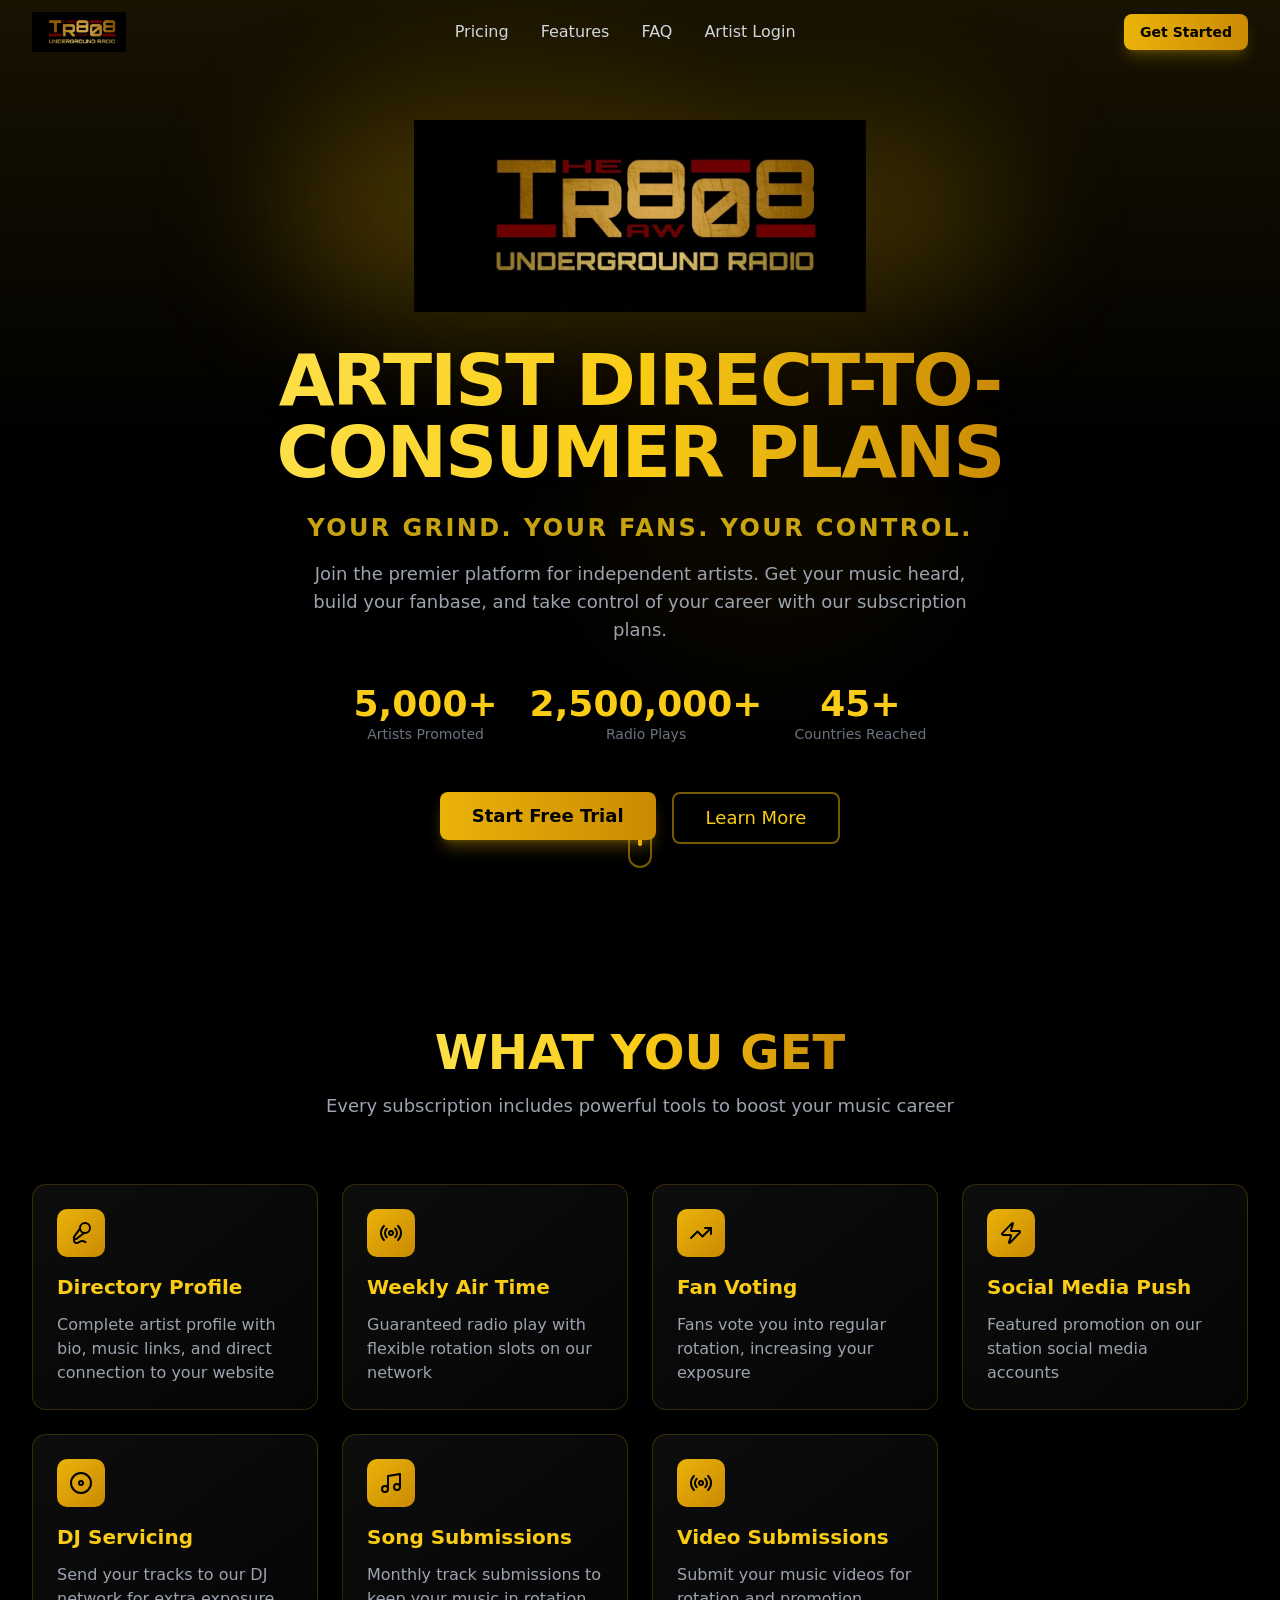
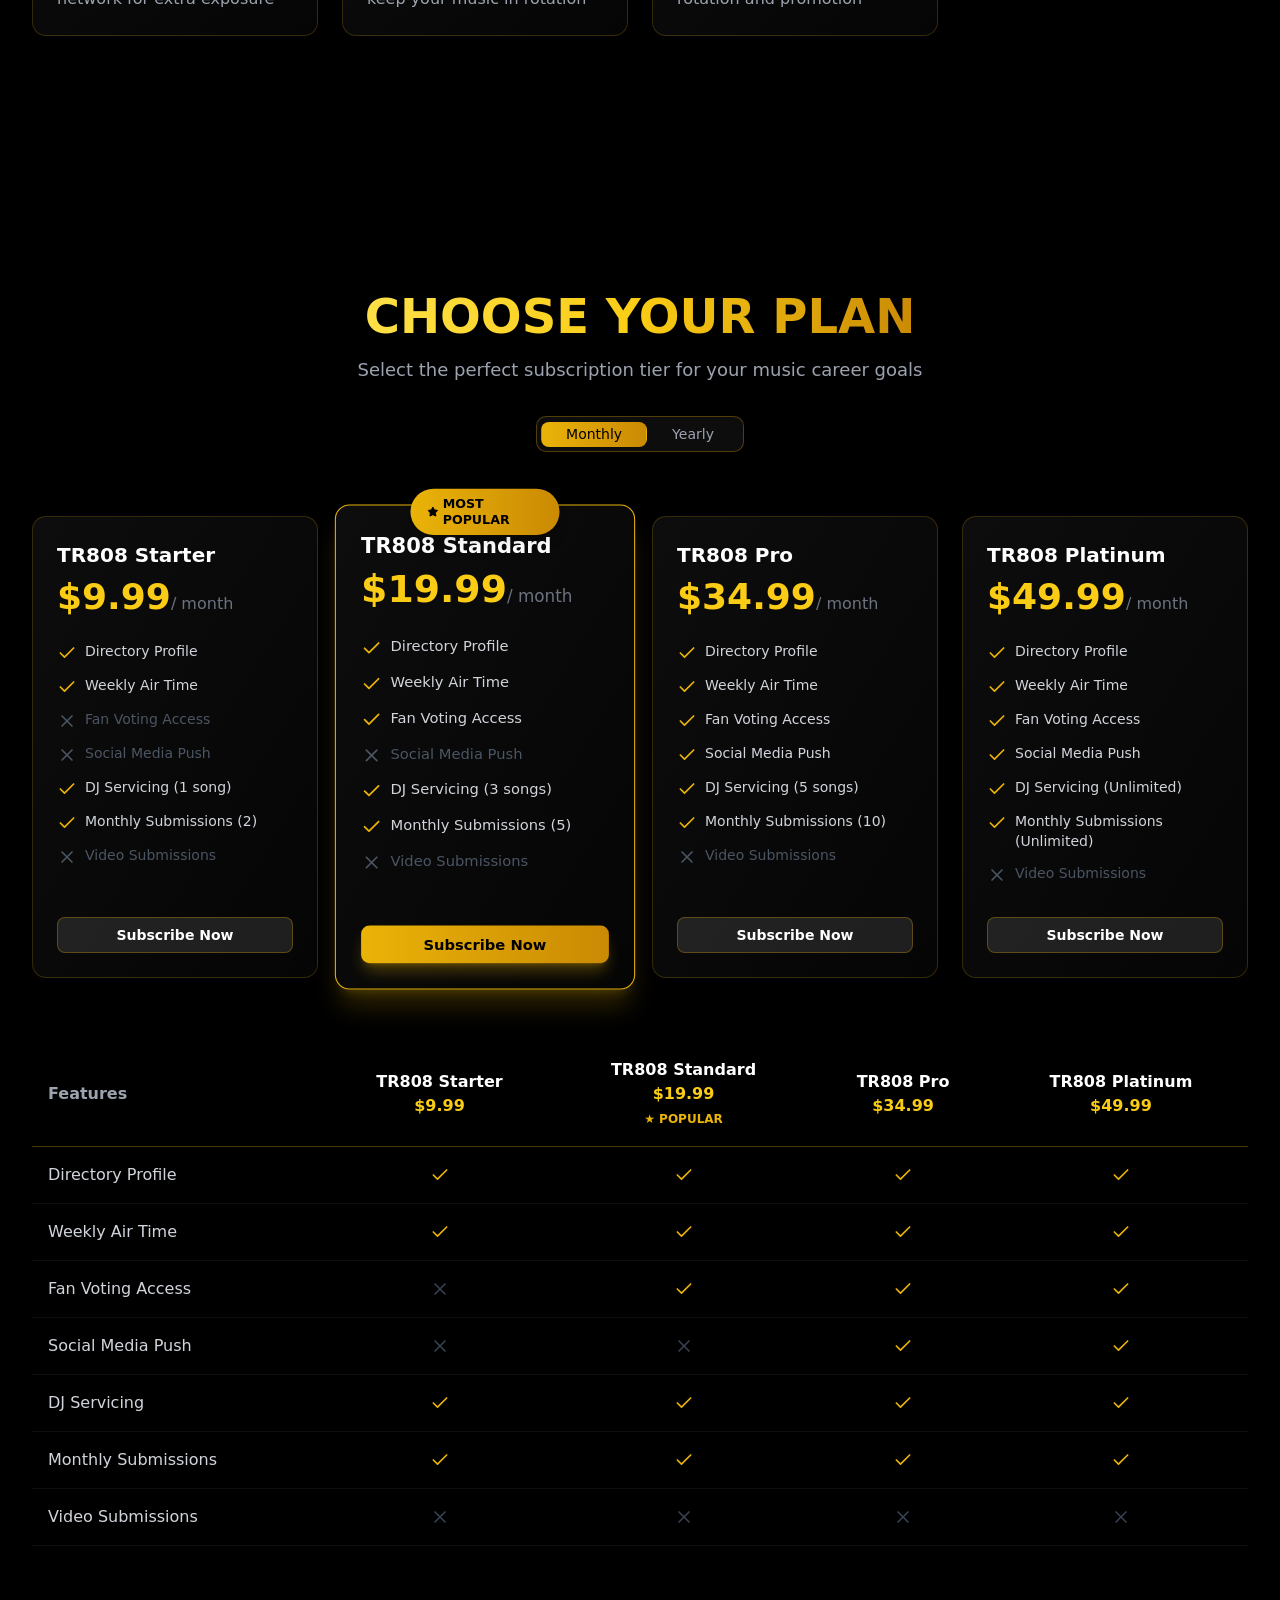
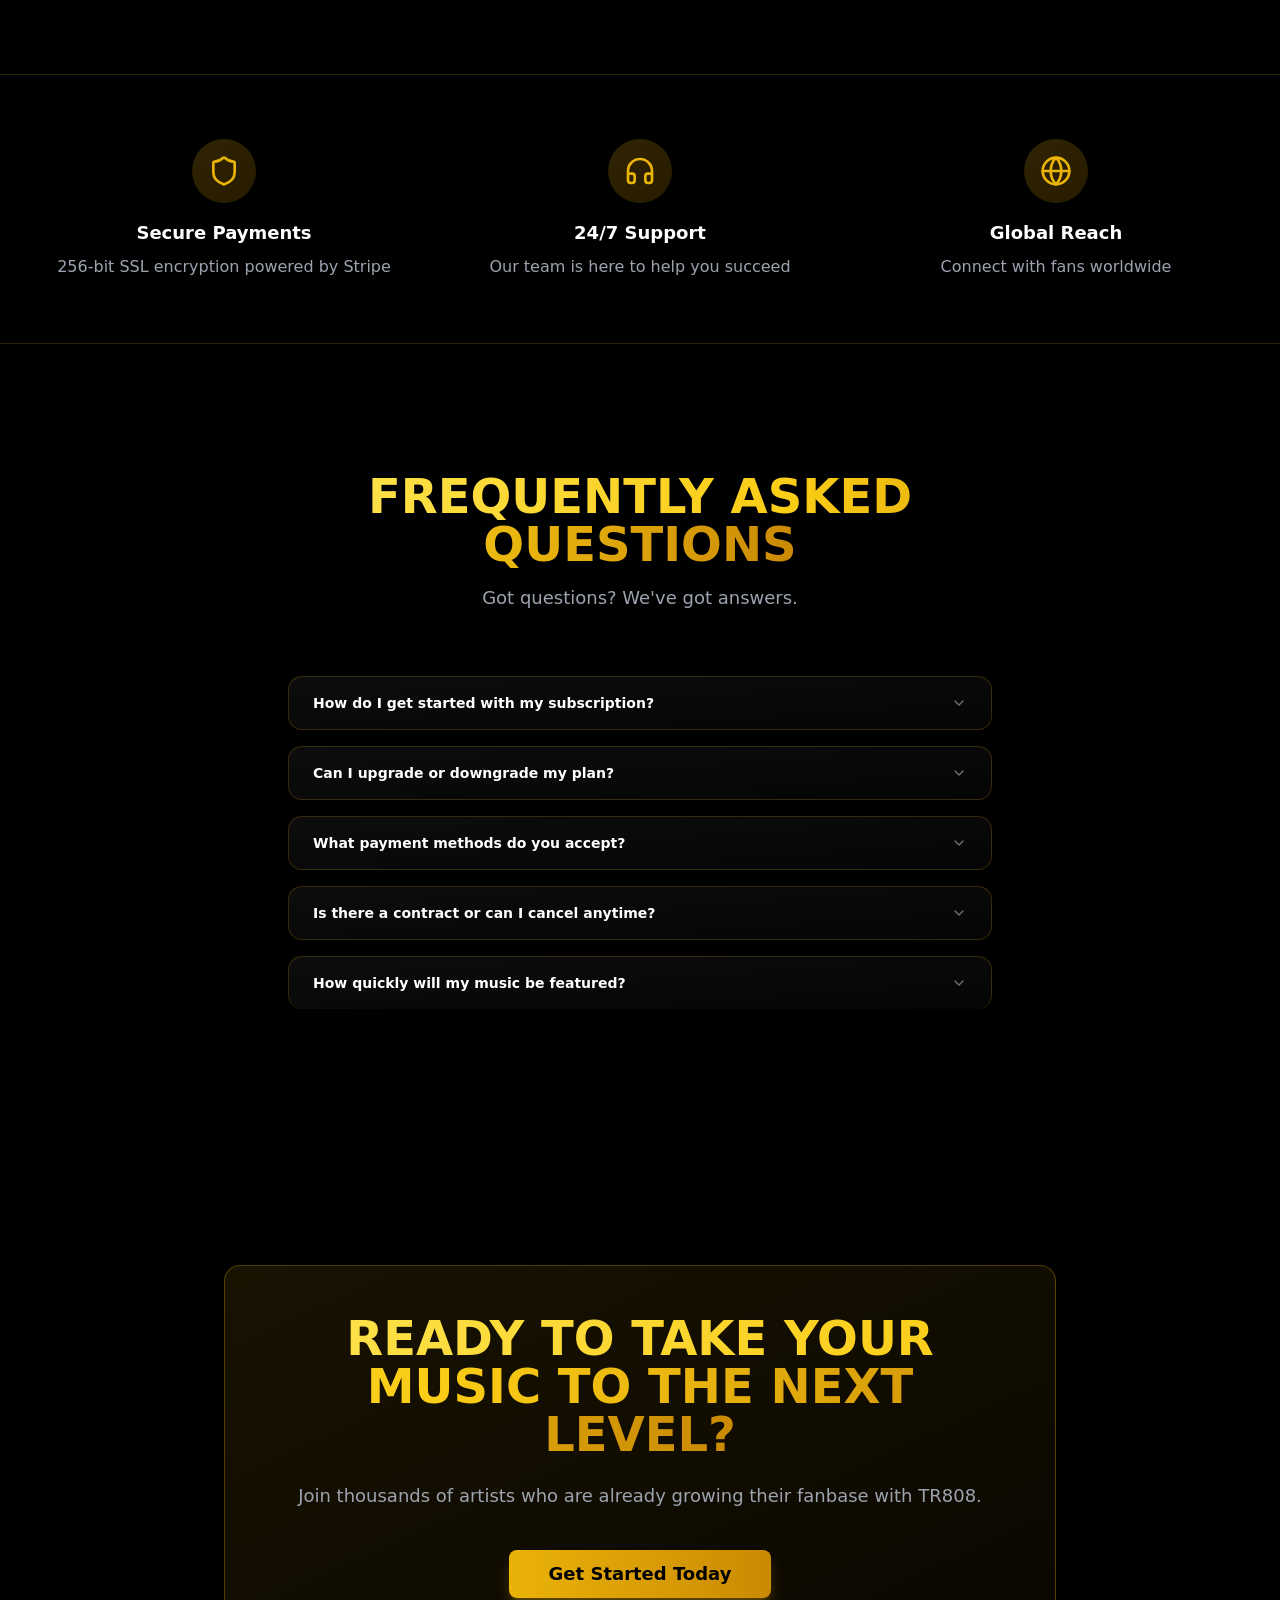
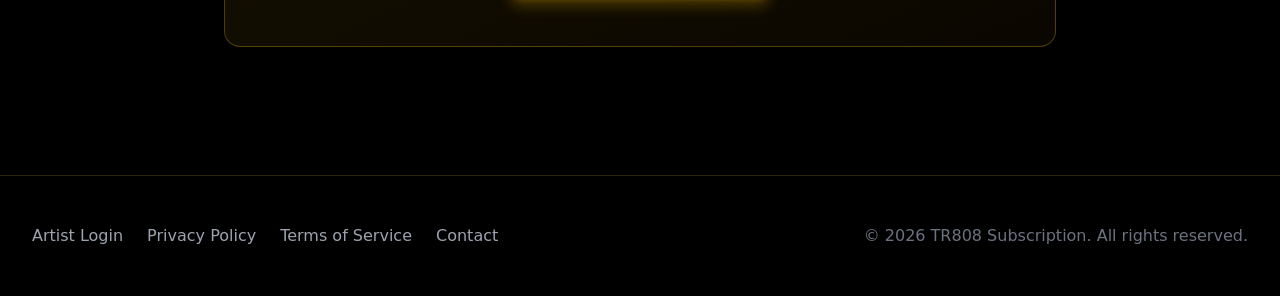
<file: index.html>
<!doctype html>
<html lang="en">
  <head>
    <meta charset="UTF-8" />
    <meta name="viewport" content="width=device-width, initial-scale=1.0" />
    <title>TR808 Subscription</title>
    <script type="module" crossorigin src="./assets/index-CkYIytEN.js"></script>
    <link rel="stylesheet" crossorigin href="./assets/index-BvVRA0I_.css">
  </head>
  <body>
    <div id="root"></div>
  </body>
</html>
</file>
<file: assets/index-BvVRA0I_.css>
*,:before,:after{--tw-border-spacing-x: 0;--tw-border-spacing-y: 0;--tw-translate-x: 0;--tw-translate-y: 0;--tw-rotate: 0;--tw-skew-x: 0;--tw-skew-y: 0;--tw-scale-x: 1;--tw-scale-y: 1;--tw-pan-x: ;--tw-pan-y: ;--tw-pinch-zoom: ;--tw-scroll-snap-strictness: proximity;--tw-gradient-from-position: ;--tw-gradient-via-position: ;--tw-gradient-to-position: ;--tw-ordinal: ;--tw-slashed-zero: ;--tw-numeric-figure: ;--tw-numeric-spacing: ;--tw-numeric-fraction: ;--tw-ring-inset: ;--tw-ring-offset-width: 0px;--tw-ring-offset-color: #fff;--tw-ring-color: rgb(59 130 246 / .5);--tw-ring-offset-shadow: 0 0 #0000;--tw-ring-shadow: 0 0 #0000;--tw-shadow: 0 0 #0000;--tw-shadow-colored: 0 0 #0000;--tw-blur: ;--tw-brightness: ;--tw-contrast: ;--tw-grayscale: ;--tw-hue-rotate: ;--tw-invert: ;--tw-saturate: ;--tw-sepia: ;--tw-drop-shadow: ;--tw-backdrop-blur: ;--tw-backdrop-brightness: ;--tw-backdrop-contrast: ;--tw-backdrop-grayscale: ;--tw-backdrop-hue-rotate: ;--tw-backdrop-invert: ;--tw-backdrop-opacity: ;--tw-backdrop-saturate: ;--tw-backdrop-sepia: ;--tw-contain-size: ;--tw-contain-layout: ;--tw-contain-paint: ;--tw-contain-style: }::backdrop{--tw-border-spacing-x: 0;--tw-border-spacing-y: 0;--tw-translate-x: 0;--tw-translate-y: 0;--tw-rotate: 0;--tw-skew-x: 0;--tw-skew-y: 0;--tw-scale-x: 1;--tw-scale-y: 1;--tw-pan-x: ;--tw-pan-y: ;--tw-pinch-zoom: ;--tw-scroll-snap-strictness: proximity;--tw-gradient-from-position: ;--tw-gradient-via-position: ;--tw-gradient-to-position: ;--tw-ordinal: ;--tw-slashed-zero: ;--tw-numeric-figure: ;--tw-numeric-spacing: ;--tw-numeric-fraction: ;--tw-ring-inset: ;--tw-ring-offset-width: 0px;--tw-ring-offset-color: #fff;--tw-ring-color: rgb(59 130 246 / .5);--tw-ring-offset-shadow: 0 0 #0000;--tw-ring-shadow: 0 0 #0000;--tw-shadow: 0 0 #0000;--tw-shadow-colored: 0 0 #0000;--tw-blur: ;--tw-brightness: ;--tw-contrast: ;--tw-grayscale: ;--tw-hue-rotate: ;--tw-invert: ;--tw-saturate: ;--tw-sepia: ;--tw-drop-shadow: ;--tw-backdrop-blur: ;--tw-backdrop-brightness: ;--tw-backdrop-contrast: ;--tw-backdrop-grayscale: ;--tw-backdrop-hue-rotate: ;--tw-backdrop-invert: ;--tw-backdrop-opacity: ;--tw-backdrop-saturate: ;--tw-backdrop-sepia: ;--tw-contain-size: ;--tw-contain-layout: ;--tw-contain-paint: ;--tw-contain-style: }*,:before,:after{box-sizing:border-box;border-width:0;border-style:solid;border-color:#e5e7eb}:before,:after{--tw-content: ""}html,:host{line-height:1.5;-webkit-text-size-adjust:100%;-moz-tab-size:4;-o-tab-size:4;tab-size:4;font-family:ui-sans-serif,system-ui,sans-serif,"Apple Color Emoji","Segoe UI Emoji",Segoe UI Symbol,"Noto Color Emoji";font-feature-settings:normal;font-variation-settings:normal;-webkit-tap-highlight-color:transparent}body{margin:0;line-height:inherit}hr{height:0;color:inherit;border-top-width:1px}abbr:where([title]){-webkit-text-decoration:underline dotted;text-decoration:underline dotted}h1,h2,h3,h4,h5,h6{font-size:inherit;font-weight:inherit}a{color:inherit;text-decoration:inherit}b,strong{font-weight:bolder}code,kbd,samp,pre{font-family:ui-monospace,SFMono-Regular,Menlo,Monaco,Consolas,Liberation Mono,Courier New,monospace;font-feature-settings:normal;font-variation-settings:normal;font-size:1em}small{font-size:80%}sub,sup{font-size:75%;line-height:0;position:relative;vertical-align:baseline}sub{bottom:-.25em}sup{top:-.5em}table{text-indent:0;border-color:inherit;border-collapse:collapse}button,input,optgroup,select,textarea{font-family:inherit;font-feature-settings:inherit;font-variation-settings:inherit;font-size:100%;font-weight:inherit;line-height:inherit;letter-spacing:inherit;color:inherit;margin:0;padding:0}button,select{text-transform:none}button,input:where([type=button]),input:where([type=reset]),input:where([type=submit]){-webkit-appearance:button;background-color:transparent;background-image:none}:-moz-focusring{outline:auto}:-moz-ui-invalid{box-shadow:none}progress{vertical-align:baseline}::-webkit-inner-spin-button,::-webkit-outer-spin-button{height:auto}[type=search]{-webkit-appearance:textfield;outline-offset:-2px}::-webkit-search-decoration{-webkit-appearance:none}::-webkit-file-upload-button{-webkit-appearance:button;font:inherit}summary{display:list-item}blockquote,dl,dd,h1,h2,h3,h4,h5,h6,hr,figure,p,pre{margin:0}fieldset{margin:0;padding:0}legend{padding:0}ol,ul,menu{list-style:none;margin:0;padding:0}dialog{padding:0}textarea{resize:vertical}input::-moz-placeholder,textarea::-moz-placeholder{opacity:1;color:#9ca3af}input::placeholder,textarea::placeholder{opacity:1;color:#9ca3af}button,[role=button]{cursor:pointer}:disabled{cursor:default}img,svg,video,canvas,audio,iframe,embed,object{display:block;vertical-align:middle}img,video{max-width:100%;height:auto}[hidden]:where(:not([hidden=until-found])){display:none}:root{--background: 0 0% 100%;--foreground: 240 10% 3.9%;--card: 0 0% 100%;--card-foreground: 240 10% 3.9%;--popover: 0 0% 100%;--popover-foreground: 240 10% 3.9%;--primary: 240 5.9% 10%;--primary-foreground: 0 0% 98%;--secondary: 240 4.8% 95.9%;--secondary-foreground: 240 5.9% 10%;--muted: 240 4.8% 95.9%;--muted-foreground: 240 3.8% 46.1%;--accent: 240 4.8% 95.9%;--accent-foreground: 240 5.9% 10%;--destructive: 0 84.2% 60.2%;--destructive-foreground: 0 0% 98%;--border: 240 5.9% 90%;--input: 240 5.9% 90%;--ring: 240 5.9% 10%;--radius: .625rem;--sidebar-background: 0 0% 98%;--sidebar-foreground: 240 5.3% 26.1%;--sidebar-primary: 240 5.9% 10%;--sidebar-primary-foreground: 0 0% 98%;--sidebar-accent: 240 4.8% 95.9%;--sidebar-accent-foreground: 240 5.9% 10%;--sidebar-border: 220 13% 91%;--sidebar-ring: 217.2 91.2% 59.8%}.dark{--background: 240 10% 3.9%;--foreground: 0 0% 98%;--card: 240 10% 3.9%;--card-foreground: 0 0% 98%;--popover: 240 10% 3.9%;--popover-foreground: 0 0% 98%;--primary: 0 0% 98%;--primary-foreground: 240 5.9% 10%;--secondary: 240 3.7% 15.9%;--secondary-foreground: 0 0% 98%;--muted: 240 3.7% 15.9%;--muted-foreground: 240 5% 64.9%;--accent: 240 3.7% 15.9%;--accent-foreground: 0 0% 98%;--destructive: 0 62.8% 30.6%;--destructive-foreground: 0 0% 98%;--border: 240 3.7% 15.9%;--input: 240 3.7% 15.9%;--ring: 240 4.9% 83.9%;--sidebar-background: 240 5.9% 10%;--sidebar-foreground: 240 4.8% 95.9%;--sidebar-primary: 224.3 76.3% 48%;--sidebar-primary-foreground: 0 0% 100%;--sidebar-accent: 240 3.7% 15.9%;--sidebar-accent-foreground: 240 4.8% 95.9%;--sidebar-border: 240 3.7% 15.9%;--sidebar-ring: 217.2 91.2% 59.8%}*{border-color:hsl(var(--border))}html{scroll-behavior:smooth}body{--tw-bg-opacity: 1;background-color:rgb(0 0 0 / var(--tw-bg-opacity, 1));--tw-text-opacity: 1;color:rgb(255 255 255 / var(--tw-text-opacity, 1));font-family:Inter,system-ui,-apple-system,sans-serif}.sr-only{position:absolute;width:1px;height:1px;padding:0;margin:-1px;overflow:hidden;clip:rect(0,0,0,0);white-space:nowrap;border-width:0}.pointer-events-none{pointer-events:none}.visible{visibility:visible}.invisible{visibility:hidden}.fixed{position:fixed}.absolute{position:absolute}.relative{position:relative}.inset-0{inset:0}.inset-x-0{left:0;right:0}.inset-y-0{top:0;bottom:0}.-bottom-12{bottom:-3rem}.-left-12{left:-3rem}.-right-12{right:-3rem}.-top-12{top:-3rem}.-top-4{top:-1rem}.bottom-0{bottom:0}.bottom-1\/4{bottom:25%}.bottom-8{bottom:2rem}.left-0{left:0}.left-1\/2{left:50%}.left-1\/4{left:25%}.left-2{left:.5rem}.left-\[50\%\]{left:50%}.right-0{right:0}.right-1{right:.25rem}.right-1\/4{right:25%}.right-2{right:.5rem}.right-3{right:.75rem}.right-4{right:1rem}.top-0{top:0}.top-1\.5{top:.375rem}.top-1\/2{top:50%}.top-3\.5{top:.875rem}.top-4{top:1rem}.top-\[1px\]{top:1px}.top-\[50\%\]{top:50%}.top-\[60\%\]{top:60%}.top-full{top:100%}.isolate{isolation:isolate}.z-0{z-index:0}.z-10{z-index:10}.z-20{z-index:20}.z-50{z-index:50}.z-\[1\]{z-index:1}.order-first{order:-9999}.order-last{order:9999}.col-start-2{grid-column-start:2}.row-span-2{grid-row:span 2 / span 2}.row-start-1{grid-row-start:1}.\!m-0{margin:0!important}.-mx-1{margin-left:-.25rem;margin-right:-.25rem}.-my-2{margin-top:-.5rem;margin-bottom:-.5rem}.mx-2{margin-left:.5rem;margin-right:.5rem}.mx-3\.5{margin-left:.875rem;margin-right:.875rem}.mx-auto{margin-left:auto;margin-right:auto}.my-0{margin-top:0;margin-bottom:0}.my-0\.5{margin-top:.125rem;margin-bottom:.125rem}.my-1{margin-top:.25rem;margin-bottom:.25rem}.-ml-4{margin-left:-1rem}.-mt-4{margin-top:-1rem}.mb-10{margin-bottom:2.5rem}.mb-12{margin-bottom:3rem}.mb-16{margin-bottom:4rem}.mb-2{margin-bottom:.5rem}.mb-3{margin-bottom:.75rem}.mb-4{margin-bottom:1rem}.mb-6{margin-bottom:1.5rem}.mb-8{margin-bottom:2rem}.ml-1{margin-left:.25rem}.ml-4{margin-left:1rem}.ml-auto{margin-left:auto}.mr-2{margin-right:.5rem}.mt-0\.5{margin-top:.125rem}.mt-1\.5{margin-top:.375rem}.mt-16{margin-top:4rem}.mt-2{margin-top:.5rem}.mt-4{margin-top:1rem}.mt-auto{margin-top:auto}.line-clamp-1{overflow:hidden;display:-webkit-box;-webkit-box-orient:vertical;-webkit-line-clamp:1}.line-clamp-2{overflow:hidden;display:-webkit-box;-webkit-box-orient:vertical;-webkit-line-clamp:2}.block{display:block}.flex{display:flex}.inline-flex{display:inline-flex}.table{display:table}.table-caption{display:table-caption}.table-cell{display:table-cell}.table-row{display:table-row}.grid{display:grid}.hidden{display:none}.aspect-square{aspect-ratio:1 / 1}.aspect-video{aspect-ratio:16 / 9}.size-10{width:2.5rem;height:2.5rem}.size-2{width:.5rem;height:.5rem}.size-2\.5{width:.625rem;height:.625rem}.size-3{width:.75rem;height:.75rem}.size-3\.5{width:.875rem;height:.875rem}.size-4{width:1rem;height:1rem}.size-6{width:1.5rem;height:1.5rem}.size-7{width:1.75rem;height:1.75rem}.size-8{width:2rem;height:2rem}.size-9{width:2.25rem;height:2.25rem}.size-auto{width:auto;height:auto}.size-full{width:100%;height:100%}.h-1\.5{height:.375rem}.h-10{height:2.5rem}.h-12{height:3rem}.h-16{height:4rem}.h-2{height:.5rem}.h-2\.5{height:.625rem}.h-32{height:8rem}.h-4{height:1rem}.h-5{height:1.25rem}.h-6{height:1.5rem}.h-7{height:1.75rem}.h-8{height:2rem}.h-9{height:2.25rem}.h-96{height:24rem}.h-\[1\.15rem\]{height:1.15rem}.h-\[calc\(100\%-1px\)\]{height:calc(100% - 1px)}.h-\[var\(--radix-navigation-menu-viewport-height\)\]{height:var(--radix-navigation-menu-viewport-height)}.h-\[var\(--radix-select-trigger-height\)\]{height:var(--radix-select-trigger-height)}.h-auto{height:auto}.h-full{height:100%}.h-px{height:1px}.h-svh{height:100svh}.max-h-\[300px\]{max-height:300px}.min-h-0{min-height:0px}.min-h-16{min-height:4rem}.min-h-4{min-height:1rem}.min-h-screen{min-height:100vh}.min-h-svh{min-height:100svh}.w-0{width:0px}.w-1{width:.25rem}.w-12{width:3rem}.w-16{width:4rem}.w-2{width:.5rem}.w-2\.5{width:.625rem}.w-3{width:.75rem}.w-3\/4{width:75%}.w-4{width:1rem}.w-5{width:1.25rem}.w-6{width:1.5rem}.w-64{width:16rem}.w-72{width:18rem}.w-8{width:2rem}.w-9{width:2.25rem}.w-96{width:24rem}.w-\[100px\]{width:100px}.w-auto{width:auto}.w-fit{width:-moz-fit-content;width:fit-content}.w-full{width:100%}.w-max{width:-moz-max-content;width:max-content}.w-px{width:1px}.min-w-0{min-width:0px}.min-w-10{min-width:2.5rem}.min-w-5{min-width:1.25rem}.min-w-8{min-width:2rem}.min-w-9{min-width:2.25rem}.min-w-\[12rem\]{min-width:12rem}.min-w-\[8rem\]{min-width:8rem}.min-w-\[var\(--radix-select-trigger-width\)\]{min-width:var(--radix-select-trigger-width)}.max-w-2xl{max-width:42rem}.max-w-3xl{max-width:48rem}.max-w-4xl{max-width:56rem}.max-w-7xl{max-width:80rem}.max-w-\[calc\(100\%-2rem\)\]{max-width:calc(100% - 2rem)}.max-w-max{max-width:-moz-max-content;max-width:max-content}.max-w-sm{max-width:24rem}.flex-1{flex:1 1 0%}.flex-shrink-0,.shrink-0{flex-shrink:0}.flex-grow,.grow{flex-grow:1}.grow-0{flex-grow:0}.basis-full{flex-basis:100%}.caption-bottom{caption-side:bottom}.border-collapse{border-collapse:collapse}.-translate-x-1\/2{--tw-translate-x: -50%;transform:translate(var(--tw-translate-x),var(--tw-translate-y)) rotate(var(--tw-rotate)) skew(var(--tw-skew-x)) skewY(var(--tw-skew-y)) scaleX(var(--tw-scale-x)) scaleY(var(--tw-scale-y))}.-translate-x-px{--tw-translate-x: -1px;transform:translate(var(--tw-translate-x),var(--tw-translate-y)) rotate(var(--tw-rotate)) skew(var(--tw-skew-x)) skewY(var(--tw-skew-y)) scaleX(var(--tw-scale-x)) scaleY(var(--tw-scale-y))}.-translate-y-1\/2{--tw-translate-y: -50%;transform:translate(var(--tw-translate-x),var(--tw-translate-y)) rotate(var(--tw-rotate)) skew(var(--tw-skew-x)) skewY(var(--tw-skew-y)) scaleX(var(--tw-scale-x)) scaleY(var(--tw-scale-y))}.translate-x-\[-50\%\]{--tw-translate-x: -50%;transform:translate(var(--tw-translate-x),var(--tw-translate-y)) rotate(var(--tw-rotate)) skew(var(--tw-skew-x)) skewY(var(--tw-skew-y)) scaleX(var(--tw-scale-x)) scaleY(var(--tw-scale-y))}.translate-x-px{--tw-translate-x: 1px;transform:translate(var(--tw-translate-x),var(--tw-translate-y)) rotate(var(--tw-rotate)) skew(var(--tw-skew-x)) skewY(var(--tw-skew-y)) scaleX(var(--tw-scale-x)) scaleY(var(--tw-scale-y))}.translate-y-0\.5{--tw-translate-y: .125rem;transform:translate(var(--tw-translate-x),var(--tw-translate-y)) rotate(var(--tw-rotate)) skew(var(--tw-skew-x)) skewY(var(--tw-skew-y)) scaleX(var(--tw-scale-x)) scaleY(var(--tw-scale-y))}.translate-y-\[-50\%\]{--tw-translate-y: -50%;transform:translate(var(--tw-translate-x),var(--tw-translate-y)) rotate(var(--tw-rotate)) skew(var(--tw-skew-x)) skewY(var(--tw-skew-y)) scaleX(var(--tw-scale-x)) scaleY(var(--tw-scale-y))}.translate-y-\[calc\(-50\%_-_2px\)\]{--tw-translate-y: calc(-50% - 2px) ;transform:translate(var(--tw-translate-x),var(--tw-translate-y)) rotate(var(--tw-rotate)) skew(var(--tw-skew-x)) skewY(var(--tw-skew-y)) scaleX(var(--tw-scale-x)) scaleY(var(--tw-scale-y))}.rotate-45{--tw-rotate: 45deg;transform:translate(var(--tw-translate-x),var(--tw-translate-y)) rotate(var(--tw-rotate)) skew(var(--tw-skew-x)) skewY(var(--tw-skew-y)) scaleX(var(--tw-scale-x)) scaleY(var(--tw-scale-y))}.rotate-90{--tw-rotate: 90deg;transform:translate(var(--tw-translate-x),var(--tw-translate-y)) rotate(var(--tw-rotate)) skew(var(--tw-skew-x)) skewY(var(--tw-skew-y)) scaleX(var(--tw-scale-x)) scaleY(var(--tw-scale-y))}.scale-105{--tw-scale-x: 1.05;--tw-scale-y: 1.05;transform:translate(var(--tw-translate-x),var(--tw-translate-y)) rotate(var(--tw-rotate)) skew(var(--tw-skew-x)) skewY(var(--tw-skew-y)) scaleX(var(--tw-scale-x)) scaleY(var(--tw-scale-y))}.transform{transform:translate(var(--tw-translate-x),var(--tw-translate-y)) rotate(var(--tw-rotate)) skew(var(--tw-skew-x)) skewY(var(--tw-skew-y)) scaleX(var(--tw-scale-x)) scaleY(var(--tw-scale-y))}@keyframes bounce{0%,to{transform:translateY(-25%);animation-timing-function:cubic-bezier(.8,0,1,1)}50%{transform:none;animation-timing-function:cubic-bezier(0,0,.2,1)}}.animate-bounce{animation:bounce 1s infinite}@keyframes caret-blink{0%,70%,to{opacity:1}20%,50%{opacity:0}}.animate-caret-blink{animation:caret-blink 1.25s ease-out infinite}@keyframes pulse{50%{opacity:.5}}.animate-pulse{animation:pulse 2s cubic-bezier(.4,0,.6,1) infinite}@keyframes spin{to{transform:rotate(360deg)}}.animate-spin{animation:spin 1s linear infinite}.cursor-default{cursor:default}.cursor-text{cursor:text}.touch-none{touch-action:none}.select-none{-webkit-user-select:none;-moz-user-select:none;user-select:none}.resize-none{resize:none}.scroll-my-1{scroll-margin-top:.25rem;scroll-margin-bottom:.25rem}.scroll-py-1{scroll-padding-top:.25rem;scroll-padding-bottom:.25rem}.list-disc{list-style-type:disc}.list-none{list-style-type:none}.auto-rows-min{grid-auto-rows:min-content}.grid-cols-1{grid-template-columns:repeat(1,minmax(0,1fr))}.grid-cols-\[0_1fr\]{grid-template-columns:0 1fr}.grid-rows-\[auto_auto\]{grid-template-rows:auto auto}.flex-row{flex-direction:row}.flex-col{flex-direction:column}.flex-col-reverse{flex-direction:column-reverse}.flex-wrap{flex-wrap:wrap}.place-content-center{place-content:center}.items-start{align-items:flex-start}.items-end{align-items:flex-end}.items-center{align-items:center}.items-stretch{align-items:stretch}.justify-start{justify-content:flex-start}.justify-center{justify-content:center}.justify-between{justify-content:space-between}.justify-items-start{justify-items:start}.gap-0\.5{gap:.125rem}.gap-1{gap:.25rem}.gap-1\.5{gap:.375rem}.gap-2{gap:.5rem}.gap-2\.5{gap:.625rem}.gap-3{gap:.75rem}.gap-4{gap:1rem}.gap-6{gap:1.5rem}.gap-7{gap:1.75rem}.gap-8{gap:2rem}.gap-\[--spacing\(var\(--gap\)\)\]{gap:var(--spacing(var(--gap)))}.gap-y-0\.5{row-gap:.125rem}.space-x-6>:not([hidden])~:not([hidden]){--tw-space-x-reverse: 0;margin-right:calc(1.5rem * var(--tw-space-x-reverse));margin-left:calc(1.5rem * calc(1 - var(--tw-space-x-reverse)))}.space-x-8>:not([hidden])~:not([hidden]){--tw-space-x-reverse: 0;margin-right:calc(2rem * var(--tw-space-x-reverse));margin-left:calc(2rem * calc(1 - var(--tw-space-x-reverse)))}.space-y-3>:not([hidden])~:not([hidden]){--tw-space-y-reverse: 0;margin-top:calc(.75rem * calc(1 - var(--tw-space-y-reverse)));margin-bottom:calc(.75rem * var(--tw-space-y-reverse))}.space-y-4>:not([hidden])~:not([hidden]){--tw-space-y-reverse: 0;margin-top:calc(1rem * calc(1 - var(--tw-space-y-reverse)));margin-bottom:calc(1rem * var(--tw-space-y-reverse))}.self-start{align-self:flex-start}.self-stretch{align-self:stretch}.justify-self-end{justify-self:end}.overflow-auto{overflow:auto}.overflow-hidden{overflow:hidden}.overflow-x-auto{overflow-x:auto}.overflow-y-auto{overflow-y:auto}.overflow-x-hidden{overflow-x:hidden}.whitespace-nowrap{white-space:nowrap}.text-balance{text-wrap:balance}.break-words{overflow-wrap:break-word}.rounded-2xl{border-radius:1rem}.rounded-\[2px\]{border-radius:2px}.rounded-\[4px\]{border-radius:4px}.rounded-\[calc\(var\(--radius\)-5px\)\]{border-radius:calc(var(--radius) - 5px)}.rounded-\[inherit\]{border-radius:inherit}.rounded-full{border-radius:9999px}.rounded-lg{border-radius:var(--radius)}.rounded-md{border-radius:calc(var(--radius) - 2px)}.rounded-none{border-radius:0}.rounded-sm{border-radius:calc(var(--radius) - 4px)}.rounded-xl{border-radius:calc(var(--radius) + 4px)}.rounded-xs{border-radius:calc(var(--radius) - 6px)}.rounded-l-md{border-top-left-radius:calc(var(--radius) - 2px);border-bottom-left-radius:calc(var(--radius) - 2px)}.rounded-r-md{border-top-right-radius:calc(var(--radius) - 2px);border-bottom-right-radius:calc(var(--radius) - 2px)}.rounded-tl-sm{border-top-left-radius:calc(var(--radius) - 4px)}.border{border-width:1px}.border-0{border-width:0px}.border-2{border-width:2px}.border-\[1\.5px\]{border-width:1.5px}.border-y{border-top-width:1px;border-bottom-width:1px}.border-b{border-bottom-width:1px}.border-l{border-left-width:1px}.border-r{border-right-width:1px}.border-t{border-top-width:1px}.border-dashed{border-style:dashed}.border-border{border-color:hsl(var(--border))}.border-border\/50{border-color:hsl(var(--border) / .5)}.border-input{border-color:hsl(var(--input))}.border-primary{border-color:hsl(var(--primary))}.border-sidebar-border{border-color:hsl(var(--sidebar-border))}.border-transparent{border-color:transparent}.border-white\/5{border-color:#ffffff0d}.border-yellow-500{--tw-border-opacity: 1;border-color:rgb(234 179 8 / var(--tw-border-opacity, 1))}.border-yellow-500\/20{border-color:#eab30833}.border-yellow-500\/30{border-color:#eab3084d}.border-yellow-500\/50{border-color:#eab30880}.border-l-transparent{border-left-color:transparent}.border-t-transparent{border-top-color:transparent}.bg-accent{background-color:hsl(var(--accent))}.bg-background{background-color:hsl(var(--background))}.bg-black{--tw-bg-opacity: 1;background-color:rgb(0 0 0 / var(--tw-bg-opacity, 1))}.bg-black\/50{background-color:#00000080}.bg-black\/95{background-color:#000000f2}.bg-border{background-color:hsl(var(--border))}.bg-card{background-color:hsl(var(--card))}.bg-destructive{--tw-bg-opacity: 1;background-color:hsl(var(--destructive) / var(--tw-bg-opacity, 1))}.bg-foreground{background-color:hsl(var(--foreground))}.bg-input{background-color:hsl(var(--input))}.bg-muted{background-color:hsl(var(--muted))}.bg-muted\/50{background-color:hsl(var(--muted) / .5)}.bg-popover{background-color:hsl(var(--popover))}.bg-primary{background-color:hsl(var(--primary))}.bg-primary\/20{background-color:hsl(var(--primary) / .2)}.bg-secondary{background-color:hsl(var(--secondary))}.bg-sidebar{background-color:hsl(var(--sidebar-background))}.bg-sidebar-border{background-color:hsl(var(--sidebar-border))}.bg-transparent{background-color:transparent}.bg-white{--tw-bg-opacity: 1;background-color:rgb(255 255 255 / var(--tw-bg-opacity, 1))}.bg-white\/10{background-color:#ffffff1a}.bg-white\/5{background-color:#ffffff0d}.bg-yellow-500{--tw-bg-opacity: 1;background-color:rgb(234 179 8 / var(--tw-bg-opacity, 1))}.bg-yellow-500\/20{background-color:#eab30833}.bg-yellow-500\/5{background-color:#eab3080d}.bg-yellow-600\/5{background-color:#ca8a040d}.bg-gradient-to-b{background-image:linear-gradient(to bottom,var(--tw-gradient-stops))}.bg-gradient-to-br{background-image:linear-gradient(to bottom right,var(--tw-gradient-stops))}.bg-gradient-to-r{background-image:linear-gradient(to right,var(--tw-gradient-stops))}.from-white\/5{--tw-gradient-from: rgb(255 255 255 / .05) var(--tw-gradient-from-position);--tw-gradient-to: rgb(255 255 255 / 0) var(--tw-gradient-to-position);--tw-gradient-stops: var(--tw-gradient-from), var(--tw-gradient-to)}.from-yellow-300{--tw-gradient-from: #fde047 var(--tw-gradient-from-position);--tw-gradient-to: rgb(253 224 71 / 0) var(--tw-gradient-to-position);--tw-gradient-stops: var(--tw-gradient-from), var(--tw-gradient-to)}.from-yellow-500{--tw-gradient-from: #eab308 var(--tw-gradient-from-position);--tw-gradient-to: rgb(234 179 8 / 0) var(--tw-gradient-to-position);--tw-gradient-stops: var(--tw-gradient-from), var(--tw-gradient-to)}.from-yellow-500\/10{--tw-gradient-from: rgb(234 179 8 / .1) var(--tw-gradient-from-position);--tw-gradient-to: rgb(234 179 8 / 0) var(--tw-gradient-to-position);--tw-gradient-stops: var(--tw-gradient-from), var(--tw-gradient-to)}.from-yellow-500\/20{--tw-gradient-from: rgb(234 179 8 / .2) var(--tw-gradient-from-position);--tw-gradient-to: rgb(234 179 8 / 0) var(--tw-gradient-to-position);--tw-gradient-stops: var(--tw-gradient-from), var(--tw-gradient-to)}.via-transparent{--tw-gradient-to: rgb(0 0 0 / 0) var(--tw-gradient-to-position);--tw-gradient-stops: var(--tw-gradient-from), transparent var(--tw-gradient-via-position), var(--tw-gradient-to)}.via-yellow-400{--tw-gradient-to: rgb(250 204 21 / 0) var(--tw-gradient-to-position);--tw-gradient-stops: var(--tw-gradient-from), #facc15 var(--tw-gradient-via-position), var(--tw-gradient-to)}.to-transparent{--tw-gradient-to: transparent var(--tw-gradient-to-position)}.to-white\/\[0\.02\]{--tw-gradient-to: rgb(255 255 255 / .02) var(--tw-gradient-to-position)}.to-yellow-600{--tw-gradient-to: #ca8a04 var(--tw-gradient-to-position)}.to-yellow-600\/20{--tw-gradient-to: rgb(202 138 4 / .2) var(--tw-gradient-to-position)}.to-yellow-600\/5{--tw-gradient-to: rgb(202 138 4 / .05) var(--tw-gradient-to-position)}.bg-clip-text{-webkit-background-clip:text;background-clip:text}.fill-current{fill:currentColor}.fill-foreground{fill:hsl(var(--foreground))}.fill-primary{fill:hsl(var(--primary))}.p-0{padding:0}.p-1{padding:.25rem}.p-2{padding:.5rem}.p-3{padding:.75rem}.p-4{padding:1rem}.p-6{padding:1.5rem}.p-8{padding:2rem}.p-\[3px\]{padding:3px}.p-px{padding:1px}.px-1{padding-left:.25rem;padding-right:.25rem}.px-1\.5{padding-left:.375rem;padding-right:.375rem}.px-10{padding-left:2.5rem;padding-right:2.5rem}.px-2{padding-left:.5rem;padding-right:.5rem}.px-2\.5{padding-left:.625rem;padding-right:.625rem}.px-3{padding-left:.75rem;padding-right:.75rem}.px-4{padding-left:1rem;padding-right:1rem}.px-6{padding-left:1.5rem;padding-right:1.5rem}.px-8{padding-left:2rem;padding-right:2rem}.py-0\.5{padding-top:.125rem;padding-bottom:.125rem}.py-1{padding-top:.25rem;padding-bottom:.25rem}.py-1\.5{padding-top:.375rem;padding-bottom:.375rem}.py-12{padding-top:3rem;padding-bottom:3rem}.py-16{padding-top:4rem;padding-bottom:4rem}.py-2{padding-top:.5rem;padding-bottom:.5rem}.py-20{padding-top:5rem;padding-bottom:5rem}.py-3{padding-top:.75rem;padding-bottom:.75rem}.py-4{padding-top:1rem;padding-bottom:1rem}.py-6{padding-top:1.5rem;padding-bottom:1.5rem}.pb-3{padding-bottom:.75rem}.pb-4{padding-bottom:1rem}.pl-2{padding-left:.5rem}.pl-3{padding-left:.75rem}.pl-4{padding-left:1rem}.pl-8{padding-left:2rem}.pr-1{padding-right:.25rem}.pr-2{padding-right:.5rem}.pr-2\.5{padding-right:.625rem}.pr-3{padding-right:.75rem}.pr-8{padding-right:2rem}.pt-0{padding-top:0}.pt-16{padding-top:4rem}.pt-2{padding-top:.5rem}.pt-3{padding-top:.75rem}.pt-4{padding-top:1rem}.text-left{text-align:left}.text-center{text-align:center}.align-middle{vertical-align:middle}.font-mono{font-family:ui-monospace,SFMono-Regular,Menlo,Monaco,Consolas,Liberation Mono,Courier New,monospace}.font-sans{font-family:ui-sans-serif,system-ui,sans-serif,"Apple Color Emoji","Segoe UI Emoji",Segoe UI Symbol,"Noto Color Emoji"}.text-3xl{font-size:1.875rem;line-height:2.25rem}.text-4xl{font-size:2.25rem;line-height:2.5rem}.text-\[0\.8rem\]{font-size:.8rem}.text-base{font-size:1rem;line-height:1.5rem}.text-lg{font-size:1.125rem;line-height:1.75rem}.text-sm{font-size:.875rem;line-height:1.25rem}.text-sm\/relaxed{font-size:.875rem;line-height:1.625}.text-xl{font-size:1.25rem;line-height:1.75rem}.text-xs{font-size:.75rem;line-height:1rem}.font-black{font-weight:900}.font-bold{font-weight:700}.font-medium{font-weight:500}.font-normal{font-weight:400}.font-semibold{font-weight:600}.tabular-nums{--tw-numeric-spacing: tabular-nums;font-variant-numeric:var(--tw-ordinal) var(--tw-slashed-zero) var(--tw-numeric-figure) var(--tw-numeric-spacing) var(--tw-numeric-fraction)}.leading-none{line-height:1}.leading-normal{line-height:1.5}.leading-snug{line-height:1.375}.tracking-tight{letter-spacing:-.025em}.tracking-widest{letter-spacing:.1em}.text-accent-foreground{color:hsl(var(--accent-foreground))}.text-background{color:hsl(var(--background))}.text-black{--tw-text-opacity: 1;color:rgb(0 0 0 / var(--tw-text-opacity, 1))}.text-card-foreground{color:hsl(var(--card-foreground))}.text-current{color:currentColor}.text-destructive{--tw-text-opacity: 1;color:hsl(var(--destructive) / var(--tw-text-opacity, 1))}.text-foreground{color:hsl(var(--foreground))}.text-gray-300{--tw-text-opacity: 1;color:rgb(209 213 219 / var(--tw-text-opacity, 1))}.text-gray-400{--tw-text-opacity: 1;color:rgb(156 163 175 / var(--tw-text-opacity, 1))}.text-gray-500{--tw-text-opacity: 1;color:rgb(107 114 128 / var(--tw-text-opacity, 1))}.text-gray-600{--tw-text-opacity: 1;color:rgb(75 85 99 / var(--tw-text-opacity, 1))}.text-gray-700{--tw-text-opacity: 1;color:rgb(55 65 81 / var(--tw-text-opacity, 1))}.text-muted-foreground{color:hsl(var(--muted-foreground))}.text-popover-foreground{color:hsl(var(--popover-foreground))}.text-primary{color:hsl(var(--primary))}.text-primary-foreground{color:hsl(var(--primary-foreground))}.text-secondary-foreground{color:hsl(var(--secondary-foreground))}.text-sidebar-foreground{color:hsl(var(--sidebar-foreground))}.text-sidebar-foreground\/70{color:hsl(var(--sidebar-foreground) / .7)}.text-transparent{color:transparent}.text-white{--tw-text-opacity: 1;color:rgb(255 255 255 / var(--tw-text-opacity, 1))}.text-yellow-400{--tw-text-opacity: 1;color:rgb(250 204 21 / var(--tw-text-opacity, 1))}.text-yellow-400\/80{color:#facc15cc}.text-yellow-500{--tw-text-opacity: 1;color:rgb(234 179 8 / var(--tw-text-opacity, 1))}.underline-offset-4{text-underline-offset:4px}.opacity-0{opacity:0}.opacity-50{opacity:.5}.opacity-70{opacity:.7}.shadow{--tw-shadow: 0 1px 3px 0 rgb(0 0 0 / .1), 0 1px 2px -1px rgb(0 0 0 / .1);--tw-shadow-colored: 0 1px 3px 0 var(--tw-shadow-color), 0 1px 2px -1px var(--tw-shadow-color);box-shadow:var(--tw-ring-offset-shadow, 0 0 #0000),var(--tw-ring-shadow, 0 0 #0000),var(--tw-shadow)}.shadow-\[0_0_0_1px_hsl\(var\(--sidebar-border\)\)\]{--tw-shadow: 0 0 0 1px hsl(var(--sidebar-border));--tw-shadow-colored: 0 0 0 1px var(--tw-shadow-color);box-shadow:var(--tw-ring-offset-shadow, 0 0 #0000),var(--tw-ring-shadow, 0 0 #0000),var(--tw-shadow)}.shadow-lg{--tw-shadow: 0 10px 15px -3px rgb(0 0 0 / .1), 0 4px 6px -4px rgb(0 0 0 / .1);--tw-shadow-colored: 0 10px 15px -3px var(--tw-shadow-color), 0 4px 6px -4px var(--tw-shadow-color);box-shadow:var(--tw-ring-offset-shadow, 0 0 #0000),var(--tw-ring-shadow, 0 0 #0000),var(--tw-shadow)}.shadow-md{--tw-shadow: 0 4px 6px -1px rgb(0 0 0 / .1), 0 2px 4px -2px rgb(0 0 0 / .1);--tw-shadow-colored: 0 4px 6px -1px var(--tw-shadow-color), 0 2px 4px -2px var(--tw-shadow-color);box-shadow:var(--tw-ring-offset-shadow, 0 0 #0000),var(--tw-ring-shadow, 0 0 #0000),var(--tw-shadow)}.shadow-none{--tw-shadow: 0 0 #0000;--tw-shadow-colored: 0 0 #0000;box-shadow:var(--tw-ring-offset-shadow, 0 0 #0000),var(--tw-ring-shadow, 0 0 #0000),var(--tw-shadow)}.shadow-sm{--tw-shadow: 0 1px 2px 0 rgb(0 0 0 / .05);--tw-shadow-colored: 0 1px 2px 0 var(--tw-shadow-color);box-shadow:var(--tw-ring-offset-shadow, 0 0 #0000),var(--tw-ring-shadow, 0 0 #0000),var(--tw-shadow)}.shadow-xl{--tw-shadow: 0 20px 25px -5px rgb(0 0 0 / .1), 0 8px 10px -6px rgb(0 0 0 / .1);--tw-shadow-colored: 0 20px 25px -5px var(--tw-shadow-color), 0 8px 10px -6px var(--tw-shadow-color);box-shadow:var(--tw-ring-offset-shadow, 0 0 #0000),var(--tw-ring-shadow, 0 0 #0000),var(--tw-shadow)}.shadow-xs{--tw-shadow: 0 1px 2px 0 rgb(0 0 0 / .05);--tw-shadow-colored: 0 1px 2px 0 var(--tw-shadow-color);box-shadow:var(--tw-ring-offset-shadow, 0 0 #0000),var(--tw-ring-shadow, 0 0 #0000),var(--tw-shadow)}.shadow-yellow-500\/20{--tw-shadow-color: rgb(234 179 8 / .2);--tw-shadow: var(--tw-shadow-colored)}.shadow-yellow-500\/25{--tw-shadow-color: rgb(234 179 8 / .25);--tw-shadow: var(--tw-shadow-colored)}.shadow-yellow-500\/30{--tw-shadow-color: rgb(234 179 8 / .3);--tw-shadow: var(--tw-shadow-colored)}.outline-none{outline:2px solid transparent;outline-offset:2px}.outline{outline-style:solid}.ring-0{--tw-ring-offset-shadow: var(--tw-ring-inset) 0 0 0 var(--tw-ring-offset-width) var(--tw-ring-offset-color);--tw-ring-shadow: var(--tw-ring-inset) 0 0 0 calc(0px + var(--tw-ring-offset-width)) var(--tw-ring-color);box-shadow:var(--tw-ring-offset-shadow),var(--tw-ring-shadow),var(--tw-shadow, 0 0 #0000)}.ring-ring\/50{--tw-ring-color: hsl(var(--ring) / .5)}.ring-sidebar-ring{--tw-ring-color: hsl(var(--sidebar-ring))}.ring-offset-background{--tw-ring-offset-color: hsl(var(--background))}.blur-3xl{--tw-blur: blur(64px);filter:var(--tw-blur) var(--tw-brightness) var(--tw-contrast) var(--tw-grayscale) var(--tw-hue-rotate) var(--tw-invert) var(--tw-saturate) var(--tw-sepia) var(--tw-drop-shadow)}.drop-shadow-lg{--tw-drop-shadow: drop-shadow(0 10px 8px rgb(0 0 0 / .04)) drop-shadow(0 4px 3px rgb(0 0 0 / .1));filter:var(--tw-blur) var(--tw-brightness) var(--tw-contrast) var(--tw-grayscale) var(--tw-hue-rotate) var(--tw-invert) var(--tw-saturate) var(--tw-sepia) var(--tw-drop-shadow)}.filter{filter:var(--tw-blur) var(--tw-brightness) var(--tw-contrast) var(--tw-grayscale) var(--tw-hue-rotate) var(--tw-invert) var(--tw-saturate) var(--tw-sepia) var(--tw-drop-shadow)}.backdrop-blur-md{--tw-backdrop-blur: blur(12px);-webkit-backdrop-filter:var(--tw-backdrop-blur) var(--tw-backdrop-brightness) var(--tw-backdrop-contrast) var(--tw-backdrop-grayscale) var(--tw-backdrop-hue-rotate) var(--tw-backdrop-invert) var(--tw-backdrop-opacity) var(--tw-backdrop-saturate) var(--tw-backdrop-sepia);backdrop-filter:var(--tw-backdrop-blur) var(--tw-backdrop-brightness) var(--tw-backdrop-contrast) var(--tw-backdrop-grayscale) var(--tw-backdrop-hue-rotate) var(--tw-backdrop-invert) var(--tw-backdrop-opacity) var(--tw-backdrop-saturate) var(--tw-backdrop-sepia)}.transition{transition-property:color,background-color,border-color,text-decoration-color,fill,stroke,opacity,box-shadow,transform,filter,backdrop-filter;transition-timing-function:cubic-bezier(.4,0,.2,1);transition-duration:.15s}.transition-\[color\,box-shadow\]{transition-property:color,box-shadow;transition-timing-function:cubic-bezier(.4,0,.2,1);transition-duration:.15s}.transition-\[left\,right\,width\]{transition-property:left,right,width;transition-timing-function:cubic-bezier(.4,0,.2,1);transition-duration:.15s}.transition-\[margin\,opacity\]{transition-property:margin,opacity;transition-timing-function:cubic-bezier(.4,0,.2,1);transition-duration:.15s}.transition-\[width\,height\,padding\]{transition-property:width,height,padding;transition-timing-function:cubic-bezier(.4,0,.2,1);transition-duration:.15s}.transition-\[width\]{transition-property:width;transition-timing-function:cubic-bezier(.4,0,.2,1);transition-duration:.15s}.transition-all{transition-property:all;transition-timing-function:cubic-bezier(.4,0,.2,1);transition-duration:.15s}.transition-colors{transition-property:color,background-color,border-color,text-decoration-color,fill,stroke;transition-timing-function:cubic-bezier(.4,0,.2,1);transition-duration:.15s}.transition-none{transition-property:none}.transition-opacity{transition-property:opacity;transition-timing-function:cubic-bezier(.4,0,.2,1);transition-duration:.15s}.transition-shadow{transition-property:box-shadow;transition-timing-function:cubic-bezier(.4,0,.2,1);transition-duration:.15s}.transition-transform{transition-property:transform;transition-timing-function:cubic-bezier(.4,0,.2,1);transition-duration:.15s}.delay-1000{transition-delay:1s}.duration-100{transition-duration:.1s}.duration-1000{transition-duration:1s}.duration-200{transition-duration:.2s}.duration-300{transition-duration:.3s}.ease-in-out{transition-timing-function:cubic-bezier(.4,0,.2,1)}.ease-linear{transition-timing-function:linear}@keyframes enter{0%{opacity:var(--tw-enter-opacity, 1);transform:translate3d(var(--tw-enter-translate-x, 0),var(--tw-enter-translate-y, 0),0) scale3d(var(--tw-enter-scale, 1),var(--tw-enter-scale, 1),var(--tw-enter-scale, 1)) rotate(var(--tw-enter-rotate, 0))}}@keyframes exit{to{opacity:var(--tw-exit-opacity, 1);transform:translate3d(var(--tw-exit-translate-x, 0),var(--tw-exit-translate-y, 0),0) scale3d(var(--tw-exit-scale, 1),var(--tw-exit-scale, 1),var(--tw-exit-scale, 1)) rotate(var(--tw-exit-rotate, 0))}}.animate-in{animation-name:enter;animation-duration:.15s;--tw-enter-opacity: initial;--tw-enter-scale: initial;--tw-enter-rotate: initial;--tw-enter-translate-x: initial;--tw-enter-translate-y: initial}.fade-in-0{--tw-enter-opacity: 0}.zoom-in-95{--tw-enter-scale: .95}.duration-100{animation-duration:.1s}.duration-1000{animation-duration:1s}.duration-200{animation-duration:.2s}.duration-300{animation-duration:.3s}.delay-1000{animation-delay:1s}.ease-in-out{animation-timing-function:cubic-bezier(.4,0,.2,1)}.ease-linear{animation-timing-function:linear}.\[--cell-size\:--spacing\(8\)\]{--cell-size: var(--spacing(8))}::-webkit-scrollbar{width:8px}::-webkit-scrollbar-track{background:#000}::-webkit-scrollbar-thumb{background:#333;border-radius:4px}::-webkit-scrollbar-thumb:hover{background:#444}::-moz-selection{background:#eab3084d;color:#fff}::selection{background:#eab3084d;color:#fff}.selection\:bg-primary *::-moz-selection{background-color:hsl(var(--primary))}.selection\:bg-primary *::selection{background-color:hsl(var(--primary))}.selection\:text-primary-foreground *::-moz-selection{color:hsl(var(--primary-foreground))}.selection\:text-primary-foreground *::selection{color:hsl(var(--primary-foreground))}.selection\:bg-primary::-moz-selection{background-color:hsl(var(--primary))}.selection\:bg-primary::selection{background-color:hsl(var(--primary))}.selection\:text-primary-foreground::-moz-selection{color:hsl(var(--primary-foreground))}.selection\:text-primary-foreground::selection{color:hsl(var(--primary-foreground))}.file\:inline-flex::file-selector-button{display:inline-flex}.file\:h-7::file-selector-button{height:1.75rem}.file\:border-0::file-selector-button{border-width:0px}.file\:bg-transparent::file-selector-button{background-color:transparent}.file\:text-sm::file-selector-button{font-size:.875rem;line-height:1.25rem}.file\:font-medium::file-selector-button{font-weight:500}.file\:text-foreground::file-selector-button{color:hsl(var(--foreground))}.placeholder\:text-muted-foreground::-moz-placeholder{color:hsl(var(--muted-foreground))}.placeholder\:text-muted-foreground::placeholder{color:hsl(var(--muted-foreground))}.after\:absolute:after{content:var(--tw-content);position:absolute}.after\:-inset-2:after{content:var(--tw-content);inset:-.5rem}.after\:inset-y-0:after{content:var(--tw-content);top:0;bottom:0}.after\:left-1\/2:after{content:var(--tw-content);left:50%}.after\:w-1:after{content:var(--tw-content);width:.25rem}.after\:w-\[2px\]:after{content:var(--tw-content);width:2px}.after\:-translate-x-1\/2:after{content:var(--tw-content);--tw-translate-x: -50%;transform:translate(var(--tw-translate-x),var(--tw-translate-y)) rotate(var(--tw-rotate)) skew(var(--tw-skew-x)) skewY(var(--tw-skew-y)) scaleX(var(--tw-scale-x)) scaleY(var(--tw-scale-y))}.first\:rounded-l-md:first-child{border-top-left-radius:calc(var(--radius) - 2px);border-bottom-left-radius:calc(var(--radius) - 2px)}.first\:border-l:first-child{border-left-width:1px}.last\:mt-0:last-child{margin-top:0}.last\:rounded-r-md:last-child{border-top-right-radius:calc(var(--radius) - 2px);border-bottom-right-radius:calc(var(--radius) - 2px)}.last\:border-b-0:last-child{border-bottom-width:0px}.hover\:-translate-y-1:hover{--tw-translate-y: -.25rem;transform:translate(var(--tw-translate-x),var(--tw-translate-y)) rotate(var(--tw-rotate)) skew(var(--tw-skew-x)) skewY(var(--tw-skew-y)) scaleX(var(--tw-scale-x)) scaleY(var(--tw-scale-y))}.hover\:-translate-y-2:hover{--tw-translate-y: -.5rem;transform:translate(var(--tw-translate-x),var(--tw-translate-y)) rotate(var(--tw-rotate)) skew(var(--tw-skew-x)) skewY(var(--tw-skew-y)) scaleX(var(--tw-scale-x)) scaleY(var(--tw-scale-y))}.hover\:border-yellow-400:hover{--tw-border-opacity: 1;border-color:rgb(250 204 21 / var(--tw-border-opacity, 1))}.hover\:border-yellow-500\/40:hover{border-color:#eab30866}.hover\:border-yellow-500\/50:hover{border-color:#eab30880}.hover\:border-yellow-500\/60:hover{border-color:#eab30899}.hover\:bg-accent:hover{background-color:hsl(var(--accent))}.hover\:bg-destructive\/90:hover{background-color:hsl(var(--destructive) / .9)}.hover\:bg-muted:hover{background-color:hsl(var(--muted))}.hover\:bg-muted\/50:hover{background-color:hsl(var(--muted) / .5)}.hover\:bg-primary\/90:hover{background-color:hsl(var(--primary) / .9)}.hover\:bg-secondary\/80:hover{background-color:hsl(var(--secondary) / .8)}.hover\:bg-sidebar-accent:hover{background-color:hsl(var(--sidebar-accent))}.hover\:bg-white\/20:hover{background-color:#fff3}.hover\:bg-white\/\[0\.02\]:hover{background-color:#ffffff05}.hover\:bg-yellow-500\/10:hover{background-color:#eab3081a}.hover\:bg-yellow-600:hover{--tw-bg-opacity: 1;background-color:rgb(202 138 4 / var(--tw-bg-opacity, 1))}.hover\:from-yellow-400:hover{--tw-gradient-from: #facc15 var(--tw-gradient-from-position);--tw-gradient-to: rgb(250 204 21 / 0) var(--tw-gradient-to-position);--tw-gradient-stops: var(--tw-gradient-from), var(--tw-gradient-to)}.hover\:from-yellow-500\/10:hover{--tw-gradient-from: rgb(234 179 8 / .1) var(--tw-gradient-from-position);--tw-gradient-to: rgb(234 179 8 / 0) var(--tw-gradient-to-position);--tw-gradient-stops: var(--tw-gradient-from), var(--tw-gradient-to)}.hover\:to-yellow-500:hover{--tw-gradient-to: #eab308 var(--tw-gradient-to-position)}.hover\:to-yellow-600\/5:hover{--tw-gradient-to: rgb(202 138 4 / .05) var(--tw-gradient-to-position)}.hover\:text-accent-foreground:hover{color:hsl(var(--accent-foreground))}.hover\:text-foreground:hover{color:hsl(var(--foreground))}.hover\:text-muted-foreground:hover{color:hsl(var(--muted-foreground))}.hover\:text-sidebar-accent-foreground:hover{color:hsl(var(--sidebar-accent-foreground))}.hover\:text-yellow-400:hover{--tw-text-opacity: 1;color:rgb(250 204 21 / var(--tw-text-opacity, 1))}.hover\:underline:hover{text-decoration-line:underline}.hover\:opacity-100:hover{opacity:1}.hover\:shadow-\[0_0_0_1px_hsl\(var\(--sidebar-accent\)\)\]:hover{--tw-shadow: 0 0 0 1px hsl(var(--sidebar-accent));--tw-shadow-colored: 0 0 0 1px var(--tw-shadow-color);box-shadow:var(--tw-ring-offset-shadow, 0 0 #0000),var(--tw-ring-shadow, 0 0 #0000),var(--tw-shadow)}.hover\:shadow-yellow-500\/50:hover{--tw-shadow-color: rgb(234 179 8 / .5);--tw-shadow: var(--tw-shadow-colored)}.hover\:ring-4:hover{--tw-ring-offset-shadow: var(--tw-ring-inset) 0 0 0 var(--tw-ring-offset-width) var(--tw-ring-offset-color);--tw-ring-shadow: var(--tw-ring-inset) 0 0 0 calc(4px + var(--tw-ring-offset-width)) var(--tw-ring-color);box-shadow:var(--tw-ring-offset-shadow),var(--tw-ring-shadow),var(--tw-shadow, 0 0 #0000)}.hover\:after\:bg-sidebar-border:hover:after{content:var(--tw-content);background-color:hsl(var(--sidebar-border))}.focus\:z-10:focus{z-index:10}.focus\:bg-accent:focus{background-color:hsl(var(--accent))}.focus\:text-accent-foreground:focus{color:hsl(var(--accent-foreground))}.focus\:ring-2:focus{--tw-ring-offset-shadow: var(--tw-ring-inset) 0 0 0 var(--tw-ring-offset-width) var(--tw-ring-offset-color);--tw-ring-shadow: var(--tw-ring-inset) 0 0 0 calc(2px + var(--tw-ring-offset-width)) var(--tw-ring-color);box-shadow:var(--tw-ring-offset-shadow),var(--tw-ring-shadow),var(--tw-shadow, 0 0 #0000)}.focus\:ring-ring:focus{--tw-ring-color: hsl(var(--ring))}.focus\:ring-offset-2:focus{--tw-ring-offset-width: 2px}.focus-visible\:z-10:focus-visible{z-index:10}.focus-visible\:border-ring:focus-visible{border-color:hsl(var(--ring))}.focus-visible\:outline-1:focus-visible{outline-width:1px}.focus-visible\:outline-ring:focus-visible{outline-color:hsl(var(--ring))}.focus-visible\:ring-0:focus-visible{--tw-ring-offset-shadow: var(--tw-ring-inset) 0 0 0 var(--tw-ring-offset-width) var(--tw-ring-offset-color);--tw-ring-shadow: var(--tw-ring-inset) 0 0 0 calc(0px + var(--tw-ring-offset-width)) var(--tw-ring-color);box-shadow:var(--tw-ring-offset-shadow),var(--tw-ring-shadow),var(--tw-shadow, 0 0 #0000)}.focus-visible\:ring-1:focus-visible{--tw-ring-offset-shadow: var(--tw-ring-inset) 0 0 0 var(--tw-ring-offset-width) var(--tw-ring-offset-color);--tw-ring-shadow: var(--tw-ring-inset) 0 0 0 calc(1px + var(--tw-ring-offset-width)) var(--tw-ring-color);box-shadow:var(--tw-ring-offset-shadow),var(--tw-ring-shadow),var(--tw-shadow, 0 0 #0000)}.focus-visible\:ring-2:focus-visible{--tw-ring-offset-shadow: var(--tw-ring-inset) 0 0 0 var(--tw-ring-offset-width) var(--tw-ring-offset-color);--tw-ring-shadow: var(--tw-ring-inset) 0 0 0 calc(2px + var(--tw-ring-offset-width)) var(--tw-ring-color);box-shadow:var(--tw-ring-offset-shadow),var(--tw-ring-shadow),var(--tw-shadow, 0 0 #0000)}.focus-visible\:ring-4:focus-visible{--tw-ring-offset-shadow: var(--tw-ring-inset) 0 0 0 var(--tw-ring-offset-width) var(--tw-ring-offset-color);--tw-ring-shadow: var(--tw-ring-inset) 0 0 0 calc(4px + var(--tw-ring-offset-width)) var(--tw-ring-color);box-shadow:var(--tw-ring-offset-shadow),var(--tw-ring-shadow),var(--tw-shadow, 0 0 #0000)}.focus-visible\:ring-\[3px\]:focus-visible{--tw-ring-offset-shadow: var(--tw-ring-inset) 0 0 0 var(--tw-ring-offset-width) var(--tw-ring-offset-color);--tw-ring-shadow: var(--tw-ring-inset) 0 0 0 calc(3px + var(--tw-ring-offset-width)) var(--tw-ring-color);box-shadow:var(--tw-ring-offset-shadow),var(--tw-ring-shadow),var(--tw-shadow, 0 0 #0000)}.focus-visible\:ring-destructive\/20:focus-visible{--tw-ring-color: hsl(var(--destructive) / .2)}.focus-visible\:ring-ring:focus-visible{--tw-ring-color: hsl(var(--ring))}.focus-visible\:ring-ring\/50:focus-visible{--tw-ring-color: hsl(var(--ring) / .5)}.focus-visible\:ring-offset-1:focus-visible{--tw-ring-offset-width: 1px}.active\:bg-sidebar-accent:active{background-color:hsl(var(--sidebar-accent))}.active\:text-sidebar-accent-foreground:active{color:hsl(var(--sidebar-accent-foreground))}.disabled\:pointer-events-none:disabled{pointer-events:none}.disabled\:cursor-not-allowed:disabled{cursor:not-allowed}.disabled\:opacity-50:disabled{opacity:.5}.group\/menu-item:focus-within .group-focus-within\/menu-item\:opacity-100{opacity:1}.group:hover .group-hover\:scale-110{--tw-scale-x: 1.1;--tw-scale-y: 1.1;transform:translate(var(--tw-translate-x),var(--tw-translate-y)) rotate(var(--tw-rotate)) skew(var(--tw-skew-x)) skewY(var(--tw-skew-y)) scaleX(var(--tw-scale-x)) scaleY(var(--tw-scale-y))}.group\/menu-item:hover .group-hover\/menu-item\:opacity-100{opacity:1}.peer\/menu-button:hover~.peer-hover\/menu-button\:text-sidebar-accent-foreground{color:hsl(var(--sidebar-accent-foreground))}.peer:disabled~.peer-disabled\:cursor-not-allowed{cursor:not-allowed}.peer:disabled~.peer-disabled\:opacity-50{opacity:.5}.has-\[\>button\]\:ml-\[-0\.45rem\]:has(>button){margin-left:-.45rem}.has-\[\>button\]\:mr-\[-0\.45rem\]:has(>button){margin-right:-.45rem}.has-\[\>kbd\]\:ml-\[-0\.35rem\]:has(>kbd){margin-left:-.35rem}.has-\[\>kbd\]\:mr-\[-0\.35rem\]:has(>kbd){margin-right:-.35rem}.has-\[\>\[data-align\=block-end\]\]\:h-auto:has(>[data-align=block-end]){height:auto}.has-\[\>\[data-align\=block-start\]\]\:h-auto:has(>[data-align=block-start]){height:auto}.has-\[\>textarea\]\:h-auto:has(>textarea){height:auto}.has-\[\>\[data-slot\=field\]\]\:w-full:has(>[data-slot=field]){width:100%}.has-\[\>svg\]\:grid-cols-\[calc\(var\(--spacing\)\*4\)_1fr\]:has(>svg){grid-template-columns:calc(var(--spacing) * 4) 1fr}.has-\[\>\[data-align\=block-end\]\]\:flex-col:has(>[data-align=block-end]){flex-direction:column}.has-\[\>\[data-align\=block-start\]\]\:flex-col:has(>[data-align=block-start]){flex-direction:column}.has-\[\>\[data-slot\=field\]\]\:flex-col:has(>[data-slot=field]){flex-direction:column}.has-\[\>\[data-slot\=field-content\]\]\:items-start:has(>[data-slot=field-content]){align-items:flex-start}.has-\[\>\[data-slot\=button-group\]\]\:gap-2:has(>[data-slot=button-group]){gap:.5rem}.has-\[\>\[data-slot\=checkbox-group\]\]\:gap-3:has(>[data-slot=checkbox-group]){gap:.75rem}.has-\[\>\[data-slot\=radio-group\]\]\:gap-3:has(>[data-slot=radio-group]){gap:.75rem}.has-\[\>svg\]\:gap-x-3:has(>svg){-moz-column-gap:.75rem;column-gap:.75rem}.has-\[\>\[data-slot\=field\]\]\:rounded-md:has(>[data-slot=field]){border-radius:calc(var(--radius) - 2px)}.has-\[\>\[data-slot\=field\]\]\:border:has(>[data-slot=field]){border-width:1px}.has-\[\[data-slot\=input-group-control\]\:focus-visible\]\:border-ring:has([data-slot=input-group-control]:focus-visible){border-color:hsl(var(--ring))}.has-\[\[data-slot\]\[aria-invalid\=true\]\]\:border-destructive:has([data-slot][aria-invalid=true]){--tw-border-opacity: 1;border-color:hsl(var(--destructive) / var(--tw-border-opacity, 1))}.has-\[\>svg\]\:p-0:has(>svg){padding:0}.has-\[\>svg\]\:px-2:has(>svg){padding-left:.5rem;padding-right:.5rem}.has-\[\>svg\]\:px-2\.5:has(>svg){padding-left:.625rem;padding-right:.625rem}.has-\[\>svg\]\:px-3:has(>svg){padding-left:.75rem;padding-right:.75rem}.has-\[\>svg\]\:px-4:has(>svg){padding-left:1rem;padding-right:1rem}.has-\[\[data-slot\=input-group-control\]\:focus-visible\]\:ring-\[3px\]:has([data-slot=input-group-control]:focus-visible){--tw-ring-offset-shadow: var(--tw-ring-inset) 0 0 0 var(--tw-ring-offset-width) var(--tw-ring-offset-color);--tw-ring-shadow: var(--tw-ring-inset) 0 0 0 calc(3px + var(--tw-ring-offset-width)) var(--tw-ring-color);box-shadow:var(--tw-ring-offset-shadow),var(--tw-ring-shadow),var(--tw-shadow, 0 0 #0000)}.has-\[\[data-slot\=input-group-control\]\:focus-visible\]\:ring-ring\/50:has([data-slot=input-group-control]:focus-visible){--tw-ring-color: hsl(var(--ring) / .5)}.has-\[\[data-slot\]\[aria-invalid\=true\]\]\:ring-destructive\/20:has([data-slot][aria-invalid=true]){--tw-ring-color: hsl(var(--destructive) / .2)}.group\/item:has([data-slot=item-description]) .group-has-\[\[data-slot\=item-description\]\]\/item\:translate-y-0\.5{--tw-translate-y: .125rem;transform:translate(var(--tw-translate-x),var(--tw-translate-y)) rotate(var(--tw-rotate)) skew(var(--tw-skew-x)) skewY(var(--tw-skew-y)) scaleX(var(--tw-scale-x)) scaleY(var(--tw-scale-y))}.group\/item:has([data-slot=item-description]) .group-has-\[\[data-slot\=item-description\]\]\/item\:self-start{align-self:flex-start}.group\/field:has([data-orientation=horizontal]) .group-has-\[\[data-orientation\=horizontal\]\]\/field\:text-balance{text-wrap:balance}.group\/input-group:has(>input) .group-has-\[\>input\]\/input-group\:pb-2\.5{padding-bottom:.625rem}.group\/input-group:has(>input) .group-has-\[\>input\]\/input-group\:pt-2\.5{padding-top:.625rem}.aria-disabled\:pointer-events-none[aria-disabled=true]{pointer-events:none}.aria-disabled\:opacity-50[aria-disabled=true]{opacity:.5}.aria-selected\:text-muted-foreground[aria-selected=true]{color:hsl(var(--muted-foreground))}.data-\[disabled\=true\]\:pointer-events-none[data-disabled=true],.data-\[disabled\]\:pointer-events-none[data-disabled]{pointer-events:none}.data-\[vaul-drawer-direction\=bottom\]\:inset-x-0[data-vaul-drawer-direction=bottom]{left:0;right:0}.data-\[vaul-drawer-direction\=left\]\:inset-y-0[data-vaul-drawer-direction=left],.data-\[vaul-drawer-direction\=right\]\:inset-y-0[data-vaul-drawer-direction=right]{top:0;bottom:0}.data-\[vaul-drawer-direction\=top\]\:inset-x-0[data-vaul-drawer-direction=top]{left:0;right:0}.data-\[vaul-drawer-direction\=bottom\]\:bottom-0[data-vaul-drawer-direction=bottom]{bottom:0}.data-\[vaul-drawer-direction\=left\]\:left-0[data-vaul-drawer-direction=left]{left:0}.data-\[vaul-drawer-direction\=right\]\:right-0[data-vaul-drawer-direction=right]{right:0}.data-\[vaul-drawer-direction\=top\]\:top-0[data-vaul-drawer-direction=top]{top:0}.data-\[active\=true\]\:z-10[data-active=true]{z-index:10}.data-\[vaul-drawer-direction\=bottom\]\:mt-24[data-vaul-drawer-direction=bottom]{margin-top:6rem}.data-\[vaul-drawer-direction\=top\]\:mb-24[data-vaul-drawer-direction=top]{margin-bottom:6rem}.data-\[orientation\=horizontal\]\:h-1\.5[data-orientation=horizontal]{height:.375rem}.data-\[orientation\=horizontal\]\:h-full[data-orientation=horizontal]{height:100%}.data-\[orientation\=horizontal\]\:h-px[data-orientation=horizontal]{height:1px}.data-\[orientation\=vertical\]\:h-auto[data-orientation=vertical]{height:auto}.data-\[orientation\=vertical\]\:h-full[data-orientation=vertical]{height:100%}.data-\[panel-group-direction\=vertical\]\:h-px[data-panel-group-direction=vertical]{height:1px}.data-\[size\=default\]\:h-9[data-size=default]{height:2.25rem}.data-\[size\=sm\]\:h-8[data-size=sm]{height:2rem}.data-\[vaul-drawer-direction\=bottom\]\:max-h-\[80vh\][data-vaul-drawer-direction=bottom],.data-\[vaul-drawer-direction\=top\]\:max-h-\[80vh\][data-vaul-drawer-direction=top]{max-height:80vh}.data-\[orientation\=vertical\]\:min-h-44[data-orientation=vertical]{min-height:11rem}.data-\[orientation\=horizontal\]\:w-full[data-orientation=horizontal]{width:100%}.data-\[orientation\=vertical\]\:w-1\.5[data-orientation=vertical]{width:.375rem}.data-\[orientation\=vertical\]\:w-auto[data-orientation=vertical]{width:auto}.data-\[orientation\=vertical\]\:w-full[data-orientation=vertical]{width:100%}.data-\[orientation\=vertical\]\:w-px[data-orientation=vertical]{width:1px}.data-\[panel-group-direction\=vertical\]\:w-full[data-panel-group-direction=vertical]{width:100%}.data-\[vaul-drawer-direction\=left\]\:w-3\/4[data-vaul-drawer-direction=left],.data-\[vaul-drawer-direction\=right\]\:w-3\/4[data-vaul-drawer-direction=right]{width:75%}.data-\[side\=bottom\]\:translate-y-1[data-side=bottom]{--tw-translate-y: .25rem;transform:translate(var(--tw-translate-x),var(--tw-translate-y)) rotate(var(--tw-rotate)) skew(var(--tw-skew-x)) skewY(var(--tw-skew-y)) scaleX(var(--tw-scale-x)) scaleY(var(--tw-scale-y))}.data-\[side\=left\]\:-translate-x-1[data-side=left]{--tw-translate-x: -.25rem;transform:translate(var(--tw-translate-x),var(--tw-translate-y)) rotate(var(--tw-rotate)) skew(var(--tw-skew-x)) skewY(var(--tw-skew-y)) scaleX(var(--tw-scale-x)) scaleY(var(--tw-scale-y))}.data-\[side\=right\]\:translate-x-1[data-side=right]{--tw-translate-x: .25rem;transform:translate(var(--tw-translate-x),var(--tw-translate-y)) rotate(var(--tw-rotate)) skew(var(--tw-skew-x)) skewY(var(--tw-skew-y)) scaleX(var(--tw-scale-x)) scaleY(var(--tw-scale-y))}.data-\[side\=top\]\:-translate-y-1[data-side=top]{--tw-translate-y: -.25rem;transform:translate(var(--tw-translate-x),var(--tw-translate-y)) rotate(var(--tw-rotate)) skew(var(--tw-skew-x)) skewY(var(--tw-skew-y)) scaleX(var(--tw-scale-x)) scaleY(var(--tw-scale-y))}.data-\[state\=checked\]\:translate-x-\[calc\(100\%-2px\)\][data-state=checked]{--tw-translate-x: calc(100% - 2px) ;transform:translate(var(--tw-translate-x),var(--tw-translate-y)) rotate(var(--tw-rotate)) skew(var(--tw-skew-x)) skewY(var(--tw-skew-y)) scaleX(var(--tw-scale-x)) scaleY(var(--tw-scale-y))}.data-\[state\=unchecked\]\:translate-x-0[data-state=unchecked]{--tw-translate-x: 0px;transform:translate(var(--tw-translate-x),var(--tw-translate-y)) rotate(var(--tw-rotate)) skew(var(--tw-skew-x)) skewY(var(--tw-skew-y)) scaleX(var(--tw-scale-x)) scaleY(var(--tw-scale-y))}@keyframes accordion-up{0%{height:var(--radix-accordion-content-height)}to{height:0}}.data-\[state\=closed\]\:animate-accordion-up[data-state=closed]{animation:accordion-up .2s ease-out}@keyframes accordion-down{0%{height:0}to{height:var(--radix-accordion-content-height)}}.data-\[state\=open\]\:animate-accordion-down[data-state=open]{animation:accordion-down .2s ease-out}.data-\[orientation\=vertical\]\:flex-col[data-orientation=vertical],.data-\[panel-group-direction\=vertical\]\:flex-col[data-panel-group-direction=vertical]{flex-direction:column}.data-\[slot\=checkbox-group\]\:gap-3[data-slot=checkbox-group]{gap:.75rem}.data-\[range-end\=true\]\:rounded-md[data-range-end=true]{border-radius:calc(var(--radius) - 2px)}.data-\[range-middle\=true\]\:rounded-none[data-range-middle=true]{border-radius:0}.data-\[range-start\=true\]\:rounded-md[data-range-start=true]{border-radius:calc(var(--radius) - 2px)}.data-\[selected\=true\]\:rounded-none[data-selected=true],.data-\[spacing\=0\]\:rounded-none[data-spacing="0"]{border-radius:0}.data-\[range-end\=true\]\:rounded-r-md[data-range-end=true]{border-top-right-radius:calc(var(--radius) - 2px);border-bottom-right-radius:calc(var(--radius) - 2px)}.data-\[range-start\=true\]\:rounded-l-md[data-range-start=true]{border-top-left-radius:calc(var(--radius) - 2px);border-bottom-left-radius:calc(var(--radius) - 2px)}.data-\[vaul-drawer-direction\=bottom\]\:rounded-t-lg[data-vaul-drawer-direction=bottom]{border-top-left-radius:var(--radius);border-top-right-radius:var(--radius)}.data-\[vaul-drawer-direction\=top\]\:rounded-b-lg[data-vaul-drawer-direction=top]{border-bottom-right-radius:var(--radius);border-bottom-left-radius:var(--radius)}.data-\[spacing\=0\]\:data-\[variant\=outline\]\:border-l-0[data-variant=outline][data-spacing="0"]{border-left-width:0px}.data-\[vaul-drawer-direction\=bottom\]\:border-t[data-vaul-drawer-direction=bottom]{border-top-width:1px}.data-\[vaul-drawer-direction\=left\]\:border-r[data-vaul-drawer-direction=left]{border-right-width:1px}.data-\[vaul-drawer-direction\=right\]\:border-l[data-vaul-drawer-direction=right]{border-left-width:1px}.data-\[vaul-drawer-direction\=top\]\:border-b[data-vaul-drawer-direction=top]{border-bottom-width:1px}.data-\[active\=true\]\:border-ring[data-active=true]{border-color:hsl(var(--ring))}.data-\[state\=checked\]\:border-primary[data-state=checked]{border-color:hsl(var(--primary))}.data-\[active\=true\]\:bg-accent\/50[data-active=true]{background-color:hsl(var(--accent) / .5)}.data-\[active\=true\]\:bg-sidebar-accent[data-active=true]{background-color:hsl(var(--sidebar-accent))}.data-\[range-end\=true\]\:bg-primary[data-range-end=true]{background-color:hsl(var(--primary))}.data-\[range-middle\=true\]\:bg-accent[data-range-middle=true]{background-color:hsl(var(--accent))}.data-\[range-start\=true\]\:bg-primary[data-range-start=true],.data-\[selected-single\=true\]\:bg-primary[data-selected-single=true]{background-color:hsl(var(--primary))}.data-\[selected\=true\]\:bg-accent[data-selected=true]{background-color:hsl(var(--accent))}.data-\[state\=active\]\:bg-background[data-state=active]{background-color:hsl(var(--background))}.data-\[state\=checked\]\:bg-primary[data-state=checked]{background-color:hsl(var(--primary))}.data-\[state\=on\]\:bg-accent[data-state=on],.data-\[state\=open\]\:bg-accent[data-state=open]{background-color:hsl(var(--accent))}.data-\[state\=open\]\:bg-accent\/50[data-state=open]{background-color:hsl(var(--accent) / .5)}.data-\[state\=open\]\:bg-secondary[data-state=open]{background-color:hsl(var(--secondary))}.data-\[state\=selected\]\:bg-muted[data-state=selected]{background-color:hsl(var(--muted))}.data-\[state\=unchecked\]\:bg-input[data-state=unchecked]{background-color:hsl(var(--input))}.data-\[state\=active\]\:bg-gradient-to-r[data-state=active]{background-image:linear-gradient(to right,var(--tw-gradient-stops))}.data-\[state\=active\]\:from-yellow-500[data-state=active]{--tw-gradient-from: #eab308 var(--tw-gradient-from-position);--tw-gradient-to: rgb(234 179 8 / 0) var(--tw-gradient-to-position);--tw-gradient-stops: var(--tw-gradient-from), var(--tw-gradient-to)}.data-\[state\=active\]\:to-yellow-600[data-state=active]{--tw-gradient-to: #ca8a04 var(--tw-gradient-to-position)}.data-\[inset\]\:pl-8[data-inset]{padding-left:2rem}.data-\[variant\=label\]\:text-sm[data-variant=label]{font-size:.875rem;line-height:1.25rem}.data-\[variant\=legend\]\:text-base[data-variant=legend]{font-size:1rem;line-height:1.5rem}.data-\[active\=true\]\:font-medium[data-active=true]{font-weight:500}.data-\[active\=true\]\:text-accent-foreground[data-active=true]{color:hsl(var(--accent-foreground))}.data-\[active\=true\]\:text-sidebar-accent-foreground[data-active=true]{color:hsl(var(--sidebar-accent-foreground))}.data-\[error\=true\]\:text-destructive[data-error=true],.data-\[invalid\=true\]\:text-destructive[data-invalid=true]{--tw-text-opacity: 1;color:hsl(var(--destructive) / var(--tw-text-opacity, 1))}.data-\[placeholder\]\:text-muted-foreground[data-placeholder]{color:hsl(var(--muted-foreground))}.data-\[range-end\=true\]\:text-primary-foreground[data-range-end=true]{color:hsl(var(--primary-foreground))}.data-\[range-middle\=true\]\:text-accent-foreground[data-range-middle=true]{color:hsl(var(--accent-foreground))}.data-\[range-start\=true\]\:text-primary-foreground[data-range-start=true],.data-\[selected-single\=true\]\:text-primary-foreground[data-selected-single=true]{color:hsl(var(--primary-foreground))}.data-\[selected\=true\]\:text-accent-foreground[data-selected=true]{color:hsl(var(--accent-foreground))}.data-\[state\=active\]\:text-black[data-state=active]{--tw-text-opacity: 1;color:rgb(0 0 0 / var(--tw-text-opacity, 1))}.data-\[state\=checked\]\:text-primary-foreground[data-state=checked]{color:hsl(var(--primary-foreground))}.data-\[state\=on\]\:text-accent-foreground[data-state=on],.data-\[state\=open\]\:text-accent-foreground[data-state=open]{color:hsl(var(--accent-foreground))}.data-\[state\=open\]\:text-muted-foreground[data-state=open]{color:hsl(var(--muted-foreground))}.data-\[variant\=destructive\]\:text-destructive[data-variant=destructive]{--tw-text-opacity: 1;color:hsl(var(--destructive) / var(--tw-text-opacity, 1))}.data-\[disabled\=true\]\:opacity-50[data-disabled=true],.data-\[disabled\]\:opacity-50[data-disabled]{opacity:.5}.data-\[state\=open\]\:opacity-100[data-state=open]{opacity:1}.data-\[spacing\=0\]\:shadow-none[data-spacing="0"]{--tw-shadow: 0 0 #0000;--tw-shadow-colored: 0 0 #0000;box-shadow:var(--tw-ring-offset-shadow, 0 0 #0000),var(--tw-ring-shadow, 0 0 #0000),var(--tw-shadow)}.data-\[spacing\=default\]\:data-\[variant\=outline\]\:shadow-xs[data-variant=outline][data-spacing=default],.data-\[state\=active\]\:shadow-sm[data-state=active]{--tw-shadow: 0 1px 2px 0 rgb(0 0 0 / .05);--tw-shadow-colored: 0 1px 2px 0 var(--tw-shadow-color);box-shadow:var(--tw-ring-offset-shadow, 0 0 #0000),var(--tw-ring-shadow, 0 0 #0000),var(--tw-shadow)}.data-\[active\=true\]\:ring-\[3px\][data-active=true]{--tw-ring-offset-shadow: var(--tw-ring-inset) 0 0 0 var(--tw-ring-offset-width) var(--tw-ring-offset-color);--tw-ring-shadow: var(--tw-ring-inset) 0 0 0 calc(3px + var(--tw-ring-offset-width)) var(--tw-ring-color);box-shadow:var(--tw-ring-offset-shadow),var(--tw-ring-shadow),var(--tw-shadow, 0 0 #0000)}.data-\[active\=true\]\:ring-ring\/50[data-active=true]{--tw-ring-color: hsl(var(--ring) / .5)}.data-\[state\=closed\]\:duration-300[data-state=closed]{transition-duration:.3s}.data-\[state\=open\]\:duration-500[data-state=open]{transition-duration:.5s}.data-\[motion\^\=from-\]\:animate-in[data-motion^=from-],.data-\[state\=open\]\:animate-in[data-state=open],.data-\[state\=visible\]\:animate-in[data-state=visible]{animation-name:enter;animation-duration:.15s;--tw-enter-opacity: initial;--tw-enter-scale: initial;--tw-enter-rotate: initial;--tw-enter-translate-x: initial;--tw-enter-translate-y: initial}.data-\[motion\^\=to-\]\:animate-out[data-motion^=to-],.data-\[state\=closed\]\:animate-out[data-state=closed],.data-\[state\=hidden\]\:animate-out[data-state=hidden]{animation-name:exit;animation-duration:.15s;--tw-exit-opacity: initial;--tw-exit-scale: initial;--tw-exit-rotate: initial;--tw-exit-translate-x: initial;--tw-exit-translate-y: initial}.data-\[motion\^\=from-\]\:fade-in[data-motion^=from-]{--tw-enter-opacity: 0}.data-\[motion\^\=to-\]\:fade-out[data-motion^=to-],.data-\[state\=closed\]\:fade-out-0[data-state=closed],.data-\[state\=hidden\]\:fade-out[data-state=hidden]{--tw-exit-opacity: 0}.data-\[state\=open\]\:fade-in-0[data-state=open],.data-\[state\=visible\]\:fade-in[data-state=visible]{--tw-enter-opacity: 0}.data-\[state\=closed\]\:zoom-out-95[data-state=closed]{--tw-exit-scale: .95}.data-\[state\=open\]\:zoom-in-90[data-state=open]{--tw-enter-scale: .9}.data-\[state\=open\]\:zoom-in-95[data-state=open]{--tw-enter-scale: .95}.data-\[motion\=from-end\]\:slide-in-from-right-52[data-motion=from-end]{--tw-enter-translate-x: 13rem}.data-\[motion\=from-start\]\:slide-in-from-left-52[data-motion=from-start]{--tw-enter-translate-x: -13rem}.data-\[motion\=to-end\]\:slide-out-to-right-52[data-motion=to-end]{--tw-exit-translate-x: 13rem}.data-\[motion\=to-start\]\:slide-out-to-left-52[data-motion=to-start]{--tw-exit-translate-x: -13rem}.data-\[side\=bottom\]\:slide-in-from-top-2[data-side=bottom]{--tw-enter-translate-y: -.5rem}.data-\[side\=left\]\:slide-in-from-right-2[data-side=left]{--tw-enter-translate-x: .5rem}.data-\[side\=right\]\:slide-in-from-left-2[data-side=right]{--tw-enter-translate-x: -.5rem}.data-\[side\=top\]\:slide-in-from-bottom-2[data-side=top]{--tw-enter-translate-y: .5rem}.data-\[state\=closed\]\:slide-out-to-bottom[data-state=closed]{--tw-exit-translate-y: 100%}.data-\[state\=closed\]\:slide-out-to-left[data-state=closed]{--tw-exit-translate-x: -100%}.data-\[state\=closed\]\:slide-out-to-right[data-state=closed]{--tw-exit-translate-x: 100%}.data-\[state\=closed\]\:slide-out-to-top[data-state=closed]{--tw-exit-translate-y: -100%}.data-\[state\=open\]\:slide-in-from-bottom[data-state=open]{--tw-enter-translate-y: 100%}.data-\[state\=open\]\:slide-in-from-left[data-state=open]{--tw-enter-translate-x: -100%}.data-\[state\=open\]\:slide-in-from-right[data-state=open]{--tw-enter-translate-x: 100%}.data-\[state\=open\]\:slide-in-from-top[data-state=open]{--tw-enter-translate-y: -100%}.data-\[state\=closed\]\:duration-300[data-state=closed]{animation-duration:.3s}.data-\[state\=open\]\:duration-500[data-state=open]{animation-duration:.5s}.\*\:data-\[slot\=select-value\]\:line-clamp-1[data-slot=select-value]>*{overflow:hidden;display:-webkit-box;-webkit-box-orient:vertical;-webkit-line-clamp:1}.\*\:data-\[slot\=select-value\]\:flex[data-slot=select-value]>*{display:flex}.\*\:data-\[slot\=select-value\]\:items-center[data-slot=select-value]>*{align-items:center}.\*\:data-\[slot\=select-value\]\:gap-2[data-slot=select-value]>*{gap:.5rem}.\*\:data-\[slot\=alert-description\]\:text-destructive\/90[data-slot=alert-description]>*{color:hsl(var(--destructive) / .9)}.data-\[panel-group-direction\=vertical\]\:after\:left-0[data-panel-group-direction=vertical]:after{content:var(--tw-content);left:0}.data-\[panel-group-direction\=vertical\]\:after\:h-1[data-panel-group-direction=vertical]:after{content:var(--tw-content);height:.25rem}.data-\[panel-group-direction\=vertical\]\:after\:w-full[data-panel-group-direction=vertical]:after{content:var(--tw-content);width:100%}.data-\[panel-group-direction\=vertical\]\:after\:-translate-y-1\/2[data-panel-group-direction=vertical]:after{content:var(--tw-content);--tw-translate-y: -50%;transform:translate(var(--tw-translate-x),var(--tw-translate-y)) rotate(var(--tw-rotate)) skew(var(--tw-skew-x)) skewY(var(--tw-skew-y)) scaleX(var(--tw-scale-x)) scaleY(var(--tw-scale-y))}.data-\[panel-group-direction\=vertical\]\:after\:translate-x-0[data-panel-group-direction=vertical]:after{content:var(--tw-content);--tw-translate-x: 0px;transform:translate(var(--tw-translate-x),var(--tw-translate-y)) rotate(var(--tw-rotate)) skew(var(--tw-skew-x)) skewY(var(--tw-skew-y)) scaleX(var(--tw-scale-x)) scaleY(var(--tw-scale-y))}.data-\[spacing\=0\]\:first\:rounded-l-md:first-child[data-spacing="0"]{border-top-left-radius:calc(var(--radius) - 2px);border-bottom-left-radius:calc(var(--radius) - 2px)}.data-\[spacing\=0\]\:data-\[variant\=outline\]\:first\:border-l:first-child[data-variant=outline][data-spacing="0"]{border-left-width:1px}.data-\[spacing\=0\]\:last\:rounded-r-md:last-child[data-spacing="0"]{border-top-right-radius:calc(var(--radius) - 2px);border-bottom-right-radius:calc(var(--radius) - 2px)}.data-\[active\=true\]\:hover\:bg-accent:hover[data-active=true],.data-\[state\=open\]\:hover\:bg-accent:hover[data-state=open]{background-color:hsl(var(--accent))}.data-\[state\=open\]\:hover\:bg-sidebar-accent:hover[data-state=open]{background-color:hsl(var(--sidebar-accent))}.data-\[state\=open\]\:hover\:text-sidebar-accent-foreground:hover[data-state=open]{color:hsl(var(--sidebar-accent-foreground))}.data-\[active\=true\]\:focus\:bg-accent:focus[data-active=true]{background-color:hsl(var(--accent))}.data-\[state\=open\]\:focus\:bg-accent:focus[data-state=open]{background-color:hsl(var(--accent))}.data-\[variant\=destructive\]\:focus\:bg-destructive\/10:focus[data-variant=destructive]{background-color:hsl(var(--destructive) / .1)}.data-\[variant\=destructive\]\:focus\:text-destructive:focus[data-variant=destructive]{--tw-text-opacity: 1;color:hsl(var(--destructive) / var(--tw-text-opacity, 1))}.group[data-disabled=true] .group-data-\[disabled\=true\]\:pointer-events-none{pointer-events:none}.group\/day[data-focused=true] .group-data-\[focused\=true\]\/day\:relative{position:relative}.group[data-collapsible=offcanvas] .group-data-\[collapsible\=offcanvas\]\:left-\[calc\(var\(--sidebar-width\)\*-1\)\]{left:calc(var(--sidebar-width) * -1)}.group[data-collapsible=offcanvas] .group-data-\[collapsible\=offcanvas\]\:right-\[calc\(var\(--sidebar-width\)\*-1\)\]{right:calc(var(--sidebar-width) * -1)}.group[data-side=left] .group-data-\[side\=left\]\:-right-4{right:-1rem}.group[data-side=right] .group-data-\[side\=right\]\:left-0{left:0}.group\/navigation-menu[data-viewport=false] .group-data-\[viewport\=false\]\/navigation-menu\:top-full{top:100%}.group\/day[data-focused=true] .group-data-\[focused\=true\]\/day\:z-10{z-index:10}.group[data-collapsible=icon] .group-data-\[collapsible\=icon\]\:-mt-8{margin-top:-2rem}.group\/field-group[data-variant=outline] .group-data-\[variant\=outline\]\/field-group\:-mb-2{margin-bottom:-.5rem}.group\/navigation-menu[data-viewport=false] .group-data-\[viewport\=false\]\/navigation-menu\:mt-1\.5{margin-top:.375rem}.group\/drawer-content[data-vaul-drawer-direction=bottom] .group-data-\[vaul-drawer-direction\=bottom\]\/drawer-content\:block{display:block}.group[data-collapsible=icon] .group-data-\[collapsible\=icon\]\:hidden{display:none}.group[data-collapsible=icon] .group-data-\[collapsible\=icon\]\:w-\[calc\(var\(--sidebar-width-icon\)\+\(--spacing\(4\)\)\)\]{width:calc(var(--sidebar-width-icon) + (--spacing(4)))}.group[data-collapsible=icon] .group-data-\[collapsible\=icon\]\:w-\[calc\(var\(--sidebar-width-icon\)\+\(--spacing\(4\)\)\+2px\)\]{width:calc(var(--sidebar-width-icon) + (--spacing(4)) + 2px)}.group[data-collapsible=offcanvas] .group-data-\[collapsible\=offcanvas\]\:w-0{width:0px}.group[data-collapsible=offcanvas] .group-data-\[collapsible\=offcanvas\]\:translate-x-0{--tw-translate-x: 0px;transform:translate(var(--tw-translate-x),var(--tw-translate-y)) rotate(var(--tw-rotate)) skew(var(--tw-skew-x)) skewY(var(--tw-skew-y)) scaleX(var(--tw-scale-x)) scaleY(var(--tw-scale-y))}.group[data-side=right] .group-data-\[side\=right\]\:rotate-180,.group[data-state=open] .group-data-\[state\=open\]\:rotate-180{--tw-rotate: 180deg;transform:translate(var(--tw-translate-x),var(--tw-translate-y)) rotate(var(--tw-rotate)) skew(var(--tw-skew-x)) skewY(var(--tw-skew-y)) scaleX(var(--tw-scale-x)) scaleY(var(--tw-scale-y))}.group[data-collapsible=icon] .group-data-\[collapsible\=icon\]\:overflow-hidden,.group\/navigation-menu[data-viewport=false] .group-data-\[viewport\=false\]\/navigation-menu\:overflow-hidden{overflow:hidden}.group[data-variant=floating] .group-data-\[variant\=floating\]\:rounded-lg{border-radius:var(--radius)}.group\/navigation-menu[data-viewport=false] .group-data-\[viewport\=false\]\/navigation-menu\:rounded-md{border-radius:calc(var(--radius) - 2px)}.group[data-variant=floating] .group-data-\[variant\=floating\]\:border,.group\/navigation-menu[data-viewport=false] .group-data-\[viewport\=false\]\/navigation-menu\:border{border-width:1px}.group[data-side=left] .group-data-\[side\=left\]\:border-r{border-right-width:1px}.group[data-side=right] .group-data-\[side\=right\]\:border-l{border-left-width:1px}.group\/day[data-focused=true] .group-data-\[focused\=true\]\/day\:border-ring{border-color:hsl(var(--ring))}.group[data-variant=floating] .group-data-\[variant\=floating\]\:border-sidebar-border{border-color:hsl(var(--sidebar-border))}.group\/navigation-menu[data-viewport=false] .group-data-\[viewport\=false\]\/navigation-menu\:bg-popover{background-color:hsl(var(--popover))}.group\/drawer-content[data-vaul-drawer-direction=bottom] .group-data-\[vaul-drawer-direction\=bottom\]\/drawer-content\:text-center,.group\/drawer-content[data-vaul-drawer-direction=top] .group-data-\[vaul-drawer-direction\=top\]\/drawer-content\:text-center{text-align:center}.group\/navigation-menu[data-viewport=false] .group-data-\[viewport\=false\]\/navigation-menu\:text-popover-foreground{color:hsl(var(--popover-foreground))}.group[data-collapsible=icon] .group-data-\[collapsible\=icon\]\:opacity-0{opacity:0}.group\/field[data-disabled=true] .group-data-\[disabled\=true\]\/field\:opacity-50,.group\/input-group[data-disabled=true] .group-data-\[disabled\=true\]\/input-group\:opacity-50,.group[data-disabled=true] .group-data-\[disabled\=true\]\:opacity-50{opacity:.5}.group[data-variant=floating] .group-data-\[variant\=floating\]\:shadow-sm{--tw-shadow: 0 1px 2px 0 rgb(0 0 0 / .05);--tw-shadow-colored: 0 1px 2px 0 var(--tw-shadow-color);box-shadow:var(--tw-ring-offset-shadow, 0 0 #0000),var(--tw-ring-shadow, 0 0 #0000),var(--tw-shadow)}.group\/navigation-menu[data-viewport=false] .group-data-\[viewport\=false\]\/navigation-menu\:shadow{--tw-shadow: 0 1px 3px 0 rgb(0 0 0 / .1), 0 1px 2px -1px rgb(0 0 0 / .1);--tw-shadow-colored: 0 1px 3px 0 var(--tw-shadow-color), 0 1px 2px -1px var(--tw-shadow-color);box-shadow:var(--tw-ring-offset-shadow, 0 0 #0000),var(--tw-ring-shadow, 0 0 #0000),var(--tw-shadow)}.group\/day[data-focused=true] .group-data-\[focused\=true\]\/day\:ring-\[3px\]{--tw-ring-offset-shadow: var(--tw-ring-inset) 0 0 0 var(--tw-ring-offset-width) var(--tw-ring-offset-color);--tw-ring-shadow: var(--tw-ring-inset) 0 0 0 calc(3px + var(--tw-ring-offset-width)) var(--tw-ring-color);box-shadow:var(--tw-ring-offset-shadow),var(--tw-ring-shadow),var(--tw-shadow, 0 0 #0000)}.group\/day[data-focused=true] .group-data-\[focused\=true\]\/day\:ring-ring\/50{--tw-ring-color: hsl(var(--ring) / .5)}.group\/navigation-menu[data-viewport=false] .group-data-\[viewport\=false\]\/navigation-menu\:duration-200{transition-duration:.2s;animation-duration:.2s}.group[data-collapsible=offcanvas] .group-data-\[collapsible\=offcanvas\]\:after\:left-full:after{content:var(--tw-content);left:100%}.group[data-collapsible=offcanvas] .hover\:group-data-\[collapsible\=offcanvas\]\:bg-sidebar:hover{background-color:hsl(var(--sidebar-background))}.group\/navigation-menu[data-viewport=false] .group-data-\[viewport\=false\]\/navigation-menu\:data-\[state\=open\]\:animate-in[data-state=open]{animation-name:enter;animation-duration:.15s;--tw-enter-opacity: initial;--tw-enter-scale: initial;--tw-enter-rotate: initial;--tw-enter-translate-x: initial;--tw-enter-translate-y: initial}.group\/navigation-menu[data-viewport=false] .group-data-\[viewport\=false\]\/navigation-menu\:data-\[state\=closed\]\:animate-out[data-state=closed]{animation-name:exit;animation-duration:.15s;--tw-exit-opacity: initial;--tw-exit-scale: initial;--tw-exit-rotate: initial;--tw-exit-translate-x: initial;--tw-exit-translate-y: initial}.group\/navigation-menu[data-viewport=false] .group-data-\[viewport\=false\]\/navigation-menu\:data-\[state\=closed\]\:fade-out-0[data-state=closed]{--tw-exit-opacity: 0}.group\/navigation-menu[data-viewport=false] .group-data-\[viewport\=false\]\/navigation-menu\:data-\[state\=open\]\:fade-in-0[data-state=open]{--tw-enter-opacity: 0}.group\/navigation-menu[data-viewport=false] .group-data-\[viewport\=false\]\/navigation-menu\:data-\[state\=closed\]\:zoom-out-95[data-state=closed]{--tw-exit-scale: .95}.group\/navigation-menu[data-viewport=false] .group-data-\[viewport\=false\]\/navigation-menu\:data-\[state\=open\]\:zoom-in-95[data-state=open]{--tw-enter-scale: .95}.peer\/menu-button[data-size=default]~.peer-data-\[size\=default\]\/menu-button\:top-1\.5{top:.375rem}.peer\/menu-button[data-size=lg]~.peer-data-\[size\=lg\]\/menu-button\:top-2\.5{top:.625rem}.peer\/menu-button[data-size=sm]~.peer-data-\[size\=sm\]\/menu-button\:top-1{top:.25rem}.peer\/menu-button[data-active=true]~.peer-data-\[active\=true\]\/menu-button\:text-sidebar-accent-foreground{color:hsl(var(--sidebar-accent-foreground))}.dark\:border-input:is(.dark *){border-color:hsl(var(--input))}.dark\:bg-destructive\/60:is(.dark *){background-color:hsl(var(--destructive) / .6)}.dark\:bg-input\/30:is(.dark *){background-color:hsl(var(--input) / .3)}.dark\:bg-transparent:is(.dark *){background-color:transparent}.dark\:text-muted-foreground:is(.dark *){color:hsl(var(--muted-foreground))}.dark\:hover\:bg-accent\/50:hover:is(.dark *){background-color:hsl(var(--accent) / .5)}.dark\:hover\:bg-input\/50:hover:is(.dark *){background-color:hsl(var(--input) / .5)}.dark\:hover\:text-accent-foreground:hover:is(.dark *){color:hsl(var(--accent-foreground))}.dark\:focus-visible\:ring-destructive\/40:focus-visible:is(.dark *){--tw-ring-color: hsl(var(--destructive) / .4)}.dark\:has-\[\[data-slot\]\[aria-invalid\=true\]\]\:ring-destructive\/40:has([data-slot][aria-invalid=true]):is(.dark *){--tw-ring-color: hsl(var(--destructive) / .4)}.dark\:data-\[state\=active\]\:border-input[data-state=active]:is(.dark *){border-color:hsl(var(--input))}.dark\:data-\[state\=active\]\:bg-input\/30[data-state=active]:is(.dark *){background-color:hsl(var(--input) / .3)}.dark\:data-\[state\=checked\]\:bg-primary[data-state=checked]:is(.dark *){background-color:hsl(var(--primary))}.dark\:data-\[state\=checked\]\:bg-primary-foreground[data-state=checked]:is(.dark *){background-color:hsl(var(--primary-foreground))}.dark\:data-\[state\=unchecked\]\:bg-foreground[data-state=unchecked]:is(.dark *){background-color:hsl(var(--foreground))}.dark\:data-\[state\=unchecked\]\:bg-input\/80[data-state=unchecked]:is(.dark *){background-color:hsl(var(--input) / .8)}.dark\:data-\[state\=active\]\:text-foreground[data-state=active]:is(.dark *){color:hsl(var(--foreground))}.dark\:data-\[variant\=destructive\]\:focus\:bg-destructive\/20:focus[data-variant=destructive]:is(.dark *){background-color:hsl(var(--destructive) / .2)}@media(min-width:640px){.sm\:block{display:block}.sm\:flex{display:flex}.sm\:h-48{height:12rem}.sm\:max-w-lg{max-width:32rem}.sm\:max-w-sm{max-width:24rem}.sm\:grid-cols-2{grid-template-columns:repeat(2,minmax(0,1fr))}.sm\:flex-row{flex-direction:row}.sm\:justify-end{justify-content:flex-end}.sm\:gap-2\.5{gap:.625rem}.sm\:p-12{padding:3rem}.sm\:px-6{padding-left:1.5rem;padding-right:1.5rem}.sm\:py-32{padding-top:8rem;padding-bottom:8rem}.sm\:pl-2\.5{padding-left:.625rem}.sm\:pr-2\.5{padding-right:.625rem}.sm\:text-left{text-align:left}.sm\:text-2xl{font-size:1.5rem;line-height:2rem}.sm\:text-4xl{font-size:2.25rem;line-height:2.5rem}.sm\:text-5xl{font-size:3rem;line-height:1}.data-\[vaul-drawer-direction\=left\]\:sm\:max-w-sm[data-vaul-drawer-direction=left],.data-\[vaul-drawer-direction\=right\]\:sm\:max-w-sm[data-vaul-drawer-direction=right]{max-width:24rem}}@media(min-width:768px){.md\:absolute{position:absolute}.md\:block{display:block}.md\:flex{display:flex}.md\:hidden{display:none}.md\:w-\[var\(--radix-navigation-menu-viewport-width\)\]{width:var(--radix-navigation-menu-viewport-width)}.md\:w-auto{width:auto}.md\:grid-cols-2{grid-template-columns:repeat(2,minmax(0,1fr))}.md\:grid-cols-3{grid-template-columns:repeat(3,minmax(0,1fr))}.md\:flex-row{flex-direction:row}.md\:gap-1\.5{gap:.375rem}.md\:space-y-0>:not([hidden])~:not([hidden]){--tw-space-y-reverse: 0;margin-top:calc(0px * calc(1 - var(--tw-space-y-reverse)));margin-bottom:calc(0px * var(--tw-space-y-reverse))}.md\:p-12{padding:3rem}.md\:text-left{text-align:left}.md\:text-5xl{font-size:3rem;line-height:1}.md\:text-6xl{font-size:3.75rem;line-height:1}.md\:text-sm{font-size:.875rem;line-height:1.25rem}.md\:opacity-0{opacity:0}.md\:after\:hidden:after{content:var(--tw-content);display:none}.peer[data-variant=inset]~.md\:peer-data-\[variant\=inset\]\:m-2{margin:.5rem}.peer[data-variant=inset]~.md\:peer-data-\[variant\=inset\]\:ml-0{margin-left:0}.peer[data-variant=inset][data-state=collapsed]~.md\:peer-data-\[variant\=inset\]\:peer-data-\[state\=collapsed\]\:ml-2{margin-left:.5rem}.peer[data-variant=inset]~.md\:peer-data-\[variant\=inset\]\:rounded-xl{border-radius:calc(var(--radius) + 4px)}.peer[data-variant=inset]~.md\:peer-data-\[variant\=inset\]\:shadow-sm{--tw-shadow: 0 1px 2px 0 rgb(0 0 0 / .05);--tw-shadow-colored: 0 1px 2px 0 var(--tw-shadow-color);box-shadow:var(--tw-ring-offset-shadow, 0 0 #0000),var(--tw-ring-shadow, 0 0 #0000),var(--tw-shadow)}}@media(min-width:1024px){.lg\:grid-cols-3{grid-template-columns:repeat(3,minmax(0,1fr))}.lg\:grid-cols-4{grid-template-columns:repeat(4,minmax(0,1fr))}.lg\:px-8{padding-left:2rem;padding-right:2rem}.lg\:text-7xl{font-size:4.5rem;line-height:1}}@media(min-width:1280px){.xl\:grid-cols-4{grid-template-columns:repeat(4,minmax(0,1fr))}}.\[\&\+\[data-slot\=item-content\]\]\:flex-none+[data-slot=item-content]{flex:none}.\[\&\:first-child\[data-selected\=true\]_button\]\:rounded-l-md:first-child[data-selected=true] button{border-top-left-radius:calc(var(--radius) - 2px);border-bottom-left-radius:calc(var(--radius) - 2px)}.\[\&\:has\(\[role\=checkbox\]\)\]\:pr-0:has([role=checkbox]){padding-right:0}.\[\&\:last-child\[data-selected\=true\]_button\]\:rounded-r-md:last-child[data-selected=true] button{border-top-right-radius:calc(var(--radius) - 2px);border-bottom-right-radius:calc(var(--radius) - 2px)}.\[\&\:nth-child\(2\)\[data-selected\=true\]_button\]\:rounded-l-md:nth-child(2)[data-selected=true] button{border-top-left-radius:calc(var(--radius) - 2px);border-bottom-left-radius:calc(var(--radius) - 2px)}.\[\&\>\*\:not\(\:first-child\)\]\:rounded-l-none>*:not(:first-child){border-top-left-radius:0;border-bottom-left-radius:0}.\[\&\>\*\:not\(\:first-child\)\]\:rounded-t-none>*:not(:first-child){border-top-left-radius:0;border-top-right-radius:0}.\[\&\>\*\:not\(\:first-child\)\]\:border-l-0>*:not(:first-child){border-left-width:0px}.\[\&\>\*\:not\(\:first-child\)\]\:border-t-0>*:not(:first-child){border-top-width:0px}.\[\&\>\*\:not\(\:last-child\)\]\:rounded-b-none>*:not(:last-child){border-bottom-right-radius:0;border-bottom-left-radius:0}.\[\&\>\*\:not\(\:last-child\)\]\:rounded-r-none>*:not(:last-child){border-top-right-radius:0;border-bottom-right-radius:0}.\[\&\>\*\]\:w-full>*{width:100%}.\[\&\>\*\]\:focus-visible\:relative:focus-visible>*{position:relative}.\[\&\>\*\]\:focus-visible\:z-10:focus-visible>*{z-index:10}.\[\&\>\*\]\:data-\[slot\=field\]\:p-4[data-slot=field]>*{padding:1rem}.\[\&\>\.sr-only\]\:w-auto>.sr-only{width:auto}.\[\&\>\[data-slot\=field-group\]\]\:gap-4>[data-slot=field-group]{gap:1rem}.\[\&\>\[data-slot\=field-label\]\]\:flex-auto>[data-slot=field-label]{flex:1 1 auto}.has-\[select\[aria-hidden\=true\]\:last-child\]\:\[\&\>\[data-slot\=select-trigger\]\:last-of-type\]\:rounded-r-md>[data-slot=select-trigger]:last-of-type:has(select[aria-hidden=true]:last-child){border-top-right-radius:calc(var(--radius) - 2px);border-bottom-right-radius:calc(var(--radius) - 2px)}.\[\&\>\[data-slot\=select-trigger\]\:not\(\[class\*\=\'w-\'\]\)\]\:w-fit>[data-slot=select-trigger]:not([class*=w-]){width:-moz-fit-content;width:fit-content}.\[\&\>\[role\=checkbox\]\]\:translate-y-\[2px\]>[role=checkbox]{--tw-translate-y: 2px;transform:translate(var(--tw-translate-x),var(--tw-translate-y)) rotate(var(--tw-rotate)) skew(var(--tw-skew-x)) skewY(var(--tw-skew-y)) scaleX(var(--tw-scale-x)) scaleY(var(--tw-scale-y))}.\[\&\>a\:hover\]\:text-primary>a:hover{color:hsl(var(--primary))}.\[\&\>a\]\:underline>a{text-decoration-line:underline}.\[\&\>a\]\:underline-offset-4>a{text-underline-offset:4px}.\[\&\>button\]\:hidden>button{display:none}.\[\&\>input\]\:flex-1>input{flex:1 1 0%}.has-\[\>\[data-align\=block-end\]\]\:\[\&\>input\]\:pt-3>input:has(>[data-align=block-end]){padding-top:.75rem}.has-\[\>\[data-align\=block-start\]\]\:\[\&\>input\]\:pb-3>input:has(>[data-align=block-start]){padding-bottom:.75rem}.has-\[\>\[data-align\=inline-end\]\]\:\[\&\>input\]\:pr-2>input:has(>[data-align=inline-end]){padding-right:.5rem}.has-\[\>\[data-align\=inline-start\]\]\:\[\&\>input\]\:pl-2>input:has(>[data-align=inline-start]){padding-left:.5rem}.\[\&\>kbd\]\:rounded-\[calc\(var\(--radius\)-5px\)\]>kbd{border-radius:calc(var(--radius) - 5px)}.\[\&\>span\:last-child\]\:truncate>span:last-child{overflow:hidden;text-overflow:ellipsis;white-space:nowrap}.\[\&\>span\]\:text-xs>span{font-size:.75rem;line-height:1rem}.\[\&\>span\]\:opacity-70>span{opacity:.7}.\[\&\>svg\:not\(\[class\*\=\'size-\'\]\)\]\:size-3\.5>svg:not([class*=size-]){width:.875rem;height:.875rem}.\[\&\>svg\:not\(\[class\*\=\'size-\'\]\)\]\:size-4>svg:not([class*=size-]){width:1rem;height:1rem}.\[\&\>svg\]\:pointer-events-none>svg{pointer-events:none}.\[\&\>svg\]\:size-3>svg{width:.75rem;height:.75rem}.\[\&\>svg\]\:size-3\.5>svg{width:.875rem;height:.875rem}.\[\&\>svg\]\:size-4>svg{width:1rem;height:1rem}.\[\&\>svg\]\:h-2\.5>svg{height:.625rem}.\[\&\>svg\]\:h-3>svg{height:.75rem}.\[\&\>svg\]\:w-2\.5>svg{width:.625rem}.\[\&\>svg\]\:w-3>svg{width:.75rem}.\[\&\>svg\]\:shrink-0>svg{flex-shrink:0}.\[\&\>svg\]\:translate-y-0\.5>svg{--tw-translate-y: .125rem;transform:translate(var(--tw-translate-x),var(--tw-translate-y)) rotate(var(--tw-rotate)) skew(var(--tw-skew-x)) skewY(var(--tw-skew-y)) scaleX(var(--tw-scale-x)) scaleY(var(--tw-scale-y))}.\[\&\>svg\]\:text-current>svg{color:currentColor}.\[\&\>svg\]\:text-muted-foreground>svg{color:hsl(var(--muted-foreground))}.\[\&\>svg\]\:text-sidebar-accent-foreground>svg{color:hsl(var(--sidebar-accent-foreground))}.\[\&\>tr\]\:last\:border-b-0:last-child>tr{border-bottom-width:0px}.\[\&\[data-panel-group-direction\=vertical\]\>div\]\:rotate-90[data-panel-group-direction=vertical]>div{--tw-rotate: 90deg;transform:translate(var(--tw-translate-x),var(--tw-translate-y)) rotate(var(--tw-rotate)) skew(var(--tw-skew-x)) skewY(var(--tw-skew-y)) scaleX(var(--tw-scale-x)) scaleY(var(--tw-scale-y))}.\[\&\[data-state\=open\]\>svg\]\:rotate-180[data-state=open]>svg{--tw-rotate: 180deg;transform:translate(var(--tw-translate-x),var(--tw-translate-y)) rotate(var(--tw-rotate)) skew(var(--tw-skew-x)) skewY(var(--tw-skew-y)) scaleX(var(--tw-scale-x)) scaleY(var(--tw-scale-y))}.\[\&_\.recharts-cartesian-axis-tick_text\]\:fill-muted-foreground .recharts-cartesian-axis-tick text{fill:hsl(var(--muted-foreground))}.\[\&_\.recharts-cartesian-grid_line\[stroke\=\'\#ccc\'\]\]\:stroke-border\/50 .recharts-cartesian-grid line[stroke="#ccc"]{stroke:hsl(var(--border) / .5)}.\[\&_\.recharts-curve\.recharts-tooltip-cursor\]\:stroke-border .recharts-curve.recharts-tooltip-cursor{stroke:hsl(var(--border))}.\[\&_\.recharts-dot\[stroke\=\'\#fff\'\]\]\:stroke-transparent .recharts-dot[stroke="#fff"]{stroke:transparent}.\[\&_\.recharts-polar-grid_\[stroke\=\'\#ccc\'\]\]\:stroke-border .recharts-polar-grid [stroke="#ccc"]{stroke:hsl(var(--border))}.\[\&_\.recharts-radial-bar-background-sector\]\:fill-muted .recharts-radial-bar-background-sector,.\[\&_\.recharts-rectangle\.recharts-tooltip-cursor\]\:fill-muted .recharts-rectangle.recharts-tooltip-cursor{fill:hsl(var(--muted))}.\[\&_\.recharts-reference-line_\[stroke\=\'\#ccc\'\]\]\:stroke-border .recharts-reference-line [stroke="#ccc"]{stroke:hsl(var(--border))}.\[\&_\.recharts-sector\[stroke\=\'\#fff\'\]\]\:stroke-transparent .recharts-sector[stroke="#fff"]{stroke:transparent}.\[\&_\[cmdk-group-heading\]\]\:px-2 [cmdk-group-heading]{padding-left:.5rem;padding-right:.5rem}.\[\&_\[cmdk-group-heading\]\]\:py-1\.5 [cmdk-group-heading]{padding-top:.375rem;padding-bottom:.375rem}.\[\&_\[cmdk-group-heading\]\]\:text-xs [cmdk-group-heading]{font-size:.75rem;line-height:1rem}.\[\&_\[cmdk-group-heading\]\]\:font-medium [cmdk-group-heading]{font-weight:500}.\[\&_\[cmdk-group-heading\]\]\:text-muted-foreground [cmdk-group-heading]{color:hsl(var(--muted-foreground))}.\[\&_\[cmdk-group\]\:not\(\[hidden\]\)_\~\[cmdk-group\]\]\:pt-0 [cmdk-group]:not([hidden])~[cmdk-group]{padding-top:0}.\[\&_\[cmdk-group\]\]\:px-2 [cmdk-group]{padding-left:.5rem;padding-right:.5rem}.\[\&_\[cmdk-input-wrapper\]_svg\]\:h-5 [cmdk-input-wrapper] svg{height:1.25rem}.\[\&_\[cmdk-input-wrapper\]_svg\]\:w-5 [cmdk-input-wrapper] svg{width:1.25rem}.\[\&_\[cmdk-input\]\]\:h-12 [cmdk-input]{height:3rem}.\[\&_\[cmdk-item\]\]\:px-2 [cmdk-item]{padding-left:.5rem;padding-right:.5rem}.\[\&_\[cmdk-item\]\]\:py-3 [cmdk-item]{padding-top:.75rem;padding-bottom:.75rem}.\[\&_\[cmdk-item\]_svg\]\:h-5 [cmdk-item] svg{height:1.25rem}.\[\&_\[cmdk-item\]_svg\]\:w-5 [cmdk-item] svg{width:1.25rem}.\[\&_img\]\:size-full img{width:100%;height:100%}.\[\&_img\]\:object-cover img{-o-object-fit:cover;object-fit:cover}.\[\&_p\]\:leading-relaxed p{line-height:1.625}.\[\&_svg\:not\(\[class\*\=\'size-\'\]\)\]\:size-3 svg:not([class*=size-]){width:.75rem;height:.75rem}.\[\&_svg\:not\(\[class\*\=\'size-\'\]\)\]\:size-4 svg:not([class*=size-]){width:1rem;height:1rem}.\[\&_svg\:not\(\[class\*\=\'size-\'\]\)\]\:size-6 svg:not([class*=size-]){width:1.5rem;height:1.5rem}.\[\&_svg\:not\(\[class\*\=\'text-\'\]\)\]\:text-muted-foreground svg:not([class*=text-]){color:hsl(var(--muted-foreground))}.\[\&_svg\]\:pointer-events-none svg{pointer-events:none}.\[\&_svg\]\:shrink-0 svg{flex-shrink:0}.\[\&_tr\:last-child\]\:border-0 tr:last-child{border-width:0px}.\[\&_tr\]\:border-b tr{border-bottom-width:1px}[data-side=left][data-collapsible=offcanvas] .\[\[data-side\=left\]\[data-collapsible\=offcanvas\]_\&\]\:-right-2{right:-.5rem}[data-side=left][data-state=collapsed] .\[\[data-side\=left\]\[data-state\=collapsed\]_\&\]\:cursor-e-resize{cursor:e-resize}[data-side=right][data-collapsible=offcanvas] .\[\[data-side\=right\]\[data-collapsible\=offcanvas\]_\&\]\:-left-2{left:-.5rem}[data-side=right][data-state=collapsed] .\[\[data-side\=right\]\[data-state\=collapsed\]_\&\]\:cursor-w-resize{cursor:w-resize}[data-slot=card-content] .\[\[data-slot\=card-content\]_\&\]\:bg-transparent,[data-slot=popover-content] .\[\[data-slot\=popover-content\]_\&\]\:bg-transparent{background-color:transparent}[data-slot=tooltip-content] .\[\[data-slot\=tooltip-content\]_\&\]\:bg-background\/20{background-color:hsl(var(--background) / .2)}[data-slot=tooltip-content] .\[\[data-slot\=tooltip-content\]_\&\]\:text-background{color:hsl(var(--background))}[data-slot=tooltip-content] .dark\:\[\[data-slot\=tooltip-content\]_\&\]\:bg-background\/10:is(.dark *){background-color:hsl(var(--background) / .1)}[data-variant=legend]+.\[\[data-variant\=legend\]\+\&\]\:-mt-1\.5{margin-top:-.375rem}a.\[a\&\]\:hover\:bg-accent:hover{background-color:hsl(var(--accent))}a.\[a\&\]\:hover\:bg-destructive\/90:hover{background-color:hsl(var(--destructive) / .9)}a.\[a\&\]\:hover\:bg-primary\/90:hover{background-color:hsl(var(--primary) / .9)}a.\[a\&\]\:hover\:bg-secondary\/90:hover{background-color:hsl(var(--secondary) / .9)}a.\[a\&\]\:hover\:text-accent-foreground:hover{color:hsl(var(--accent-foreground))}
</file>
